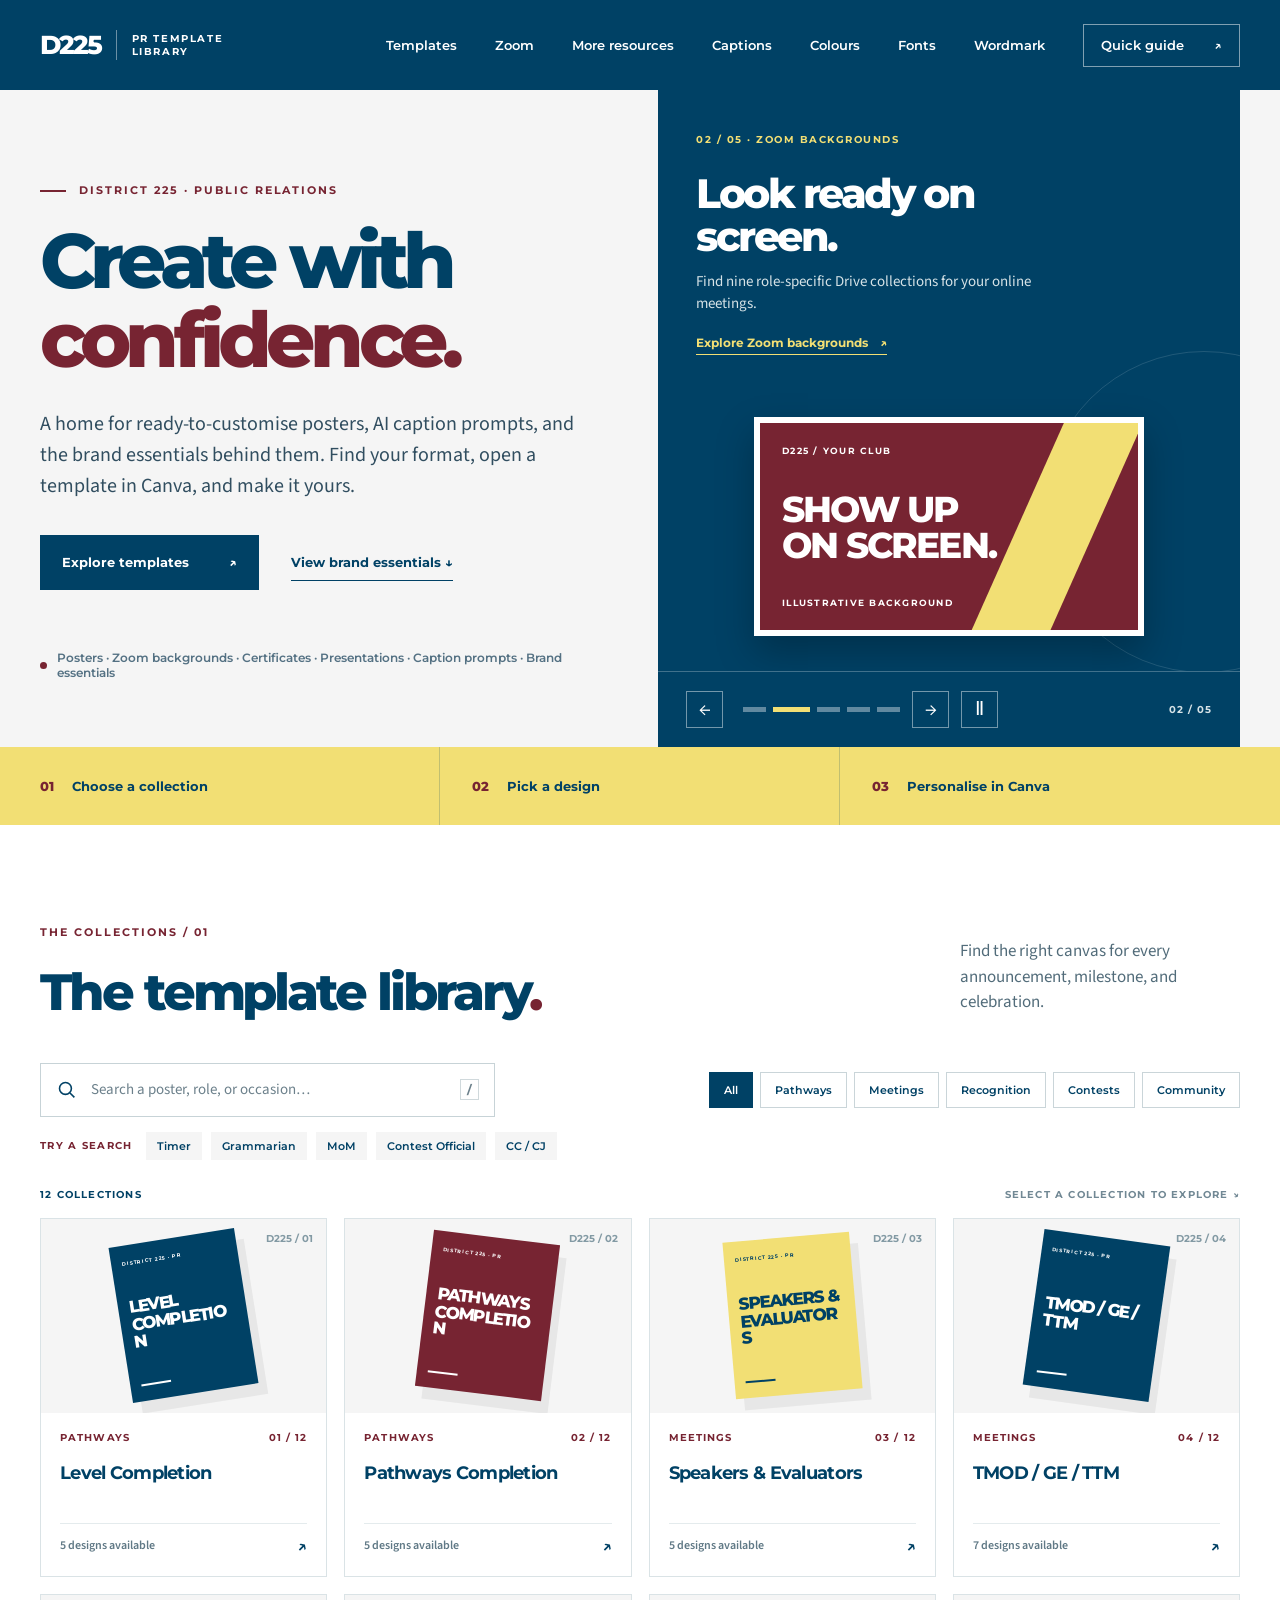
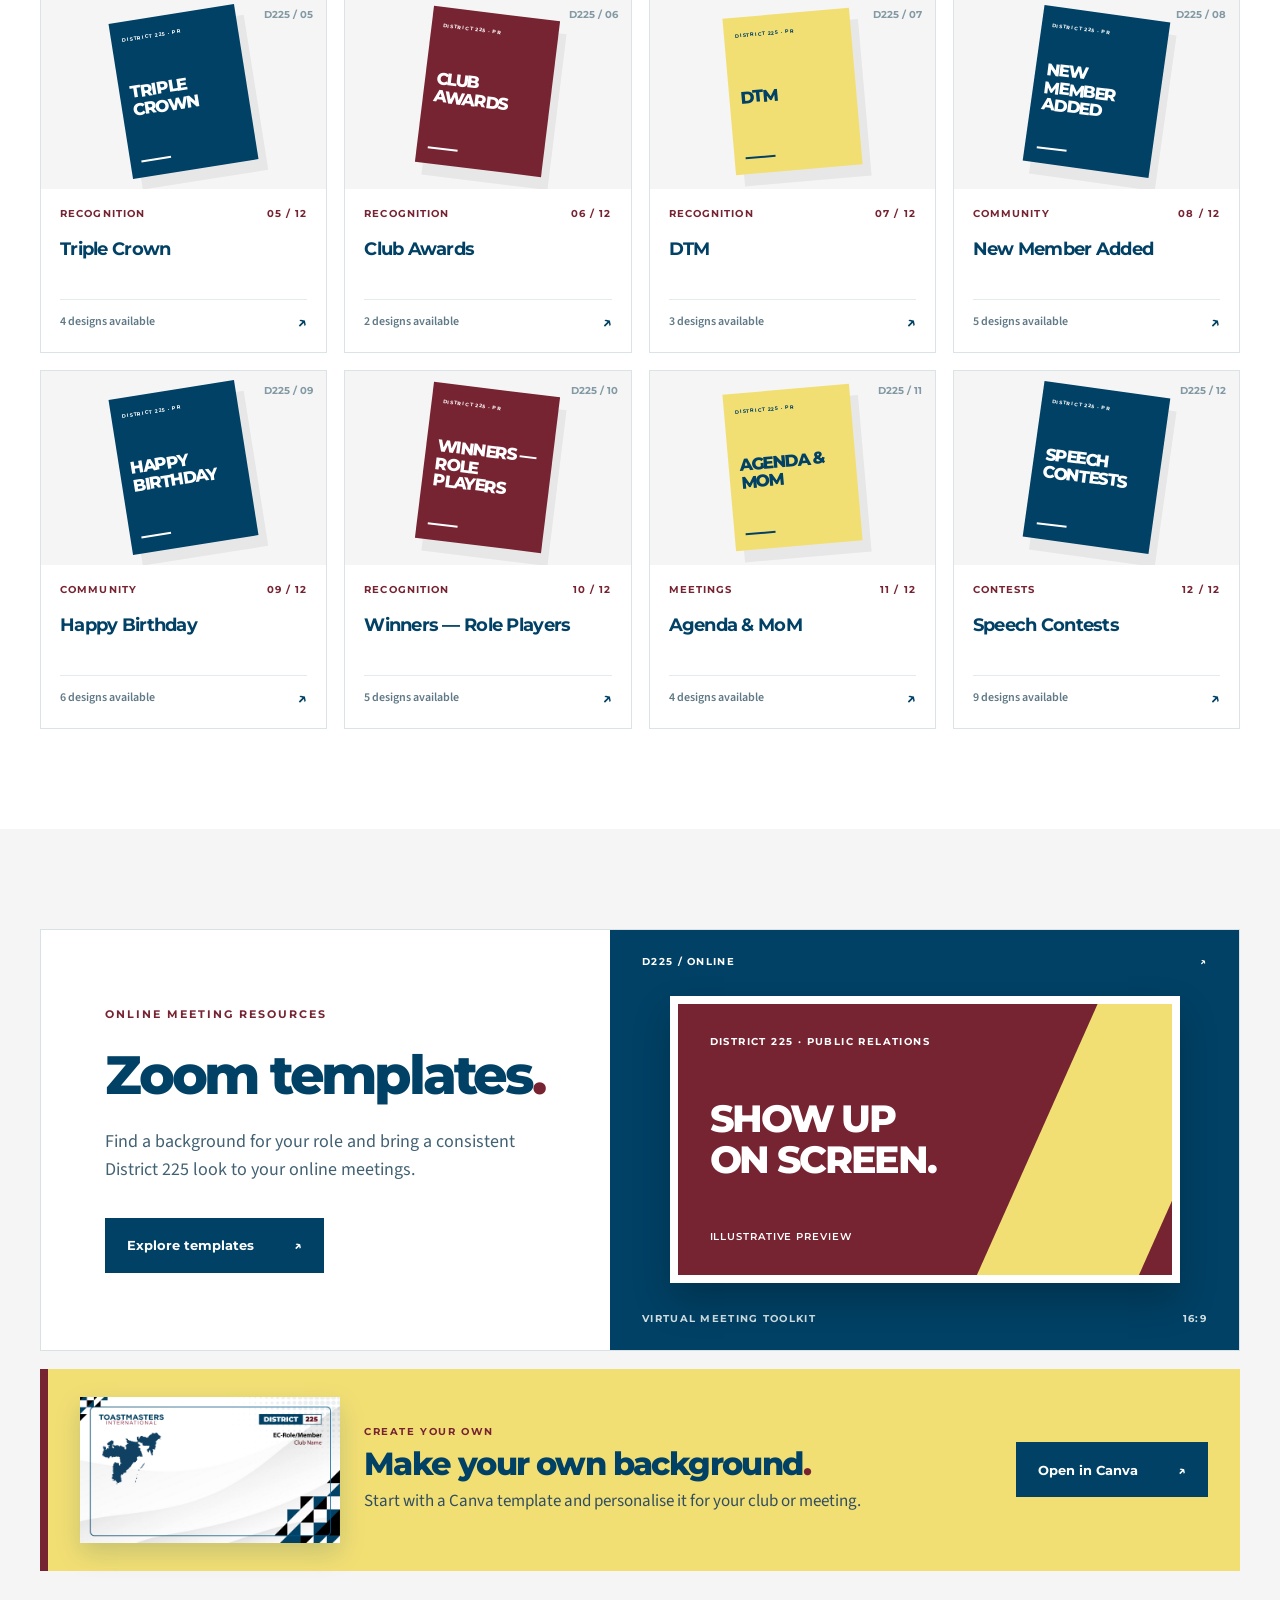
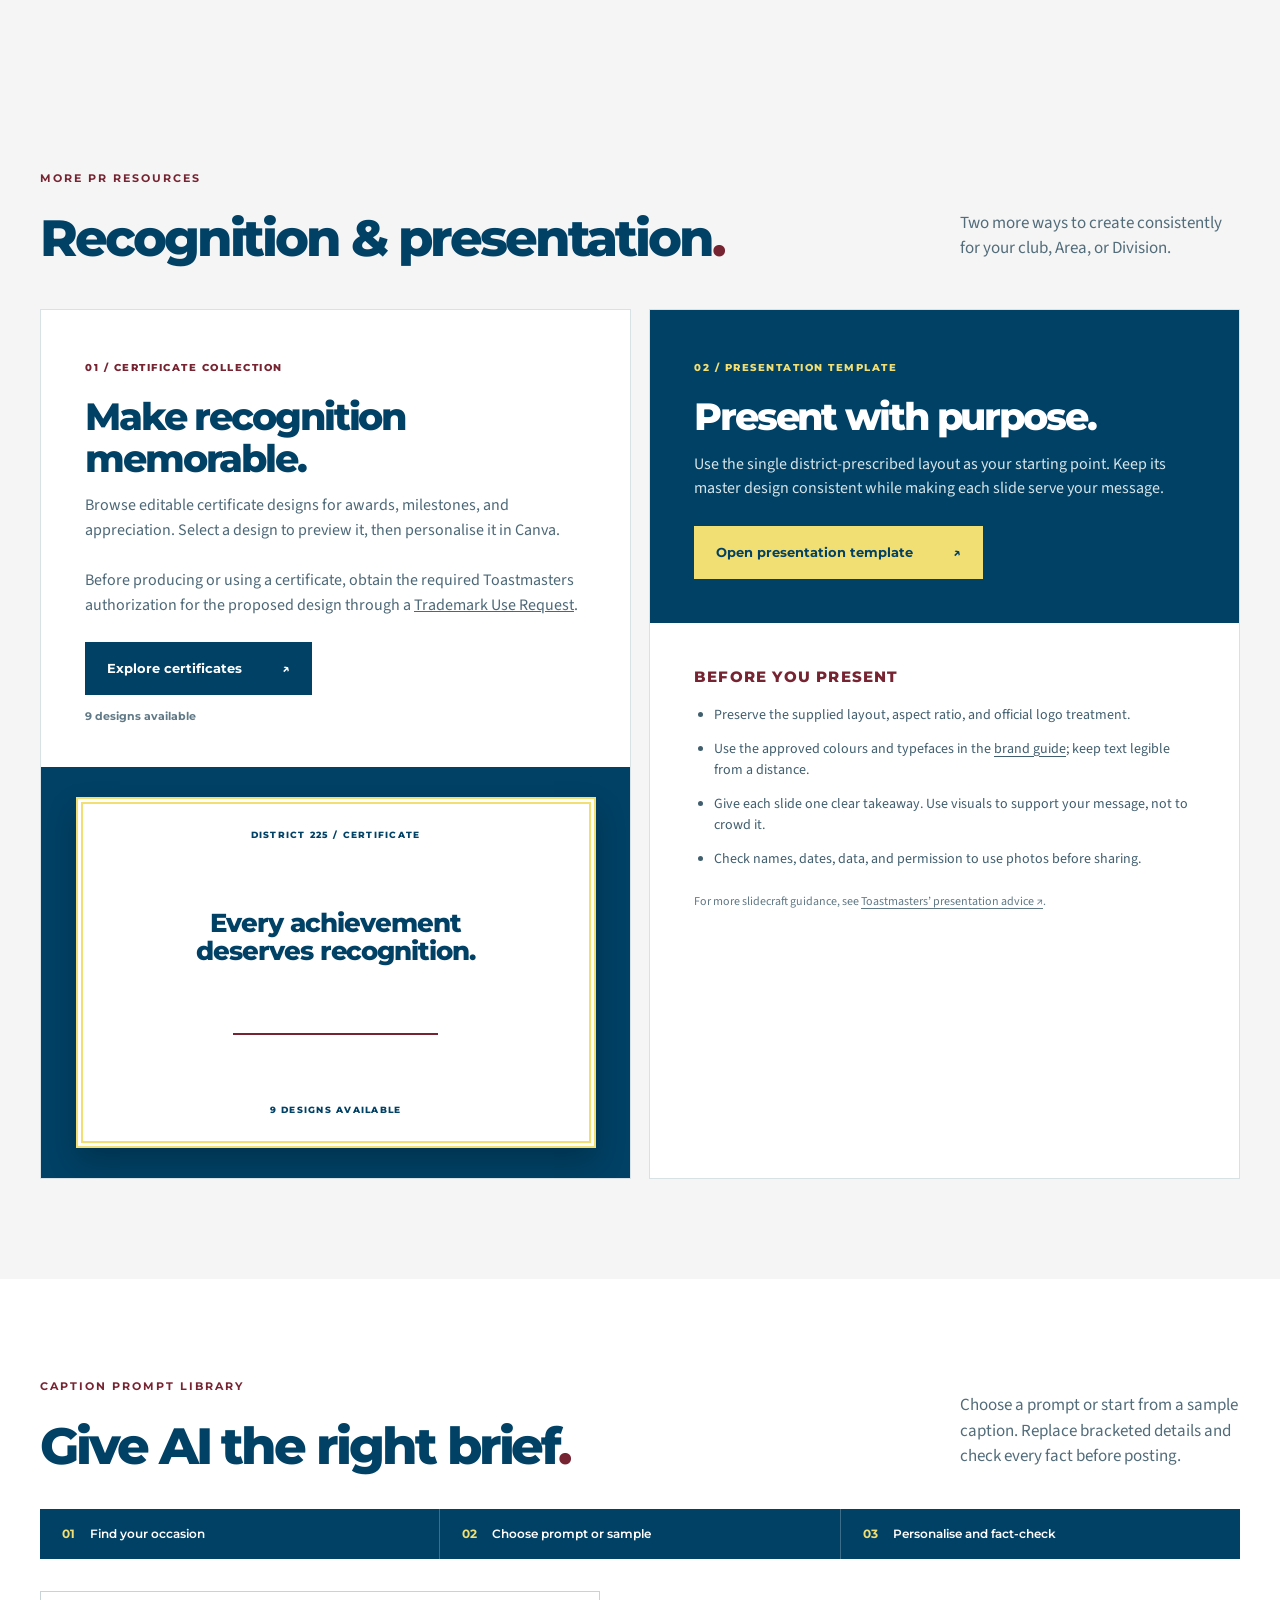
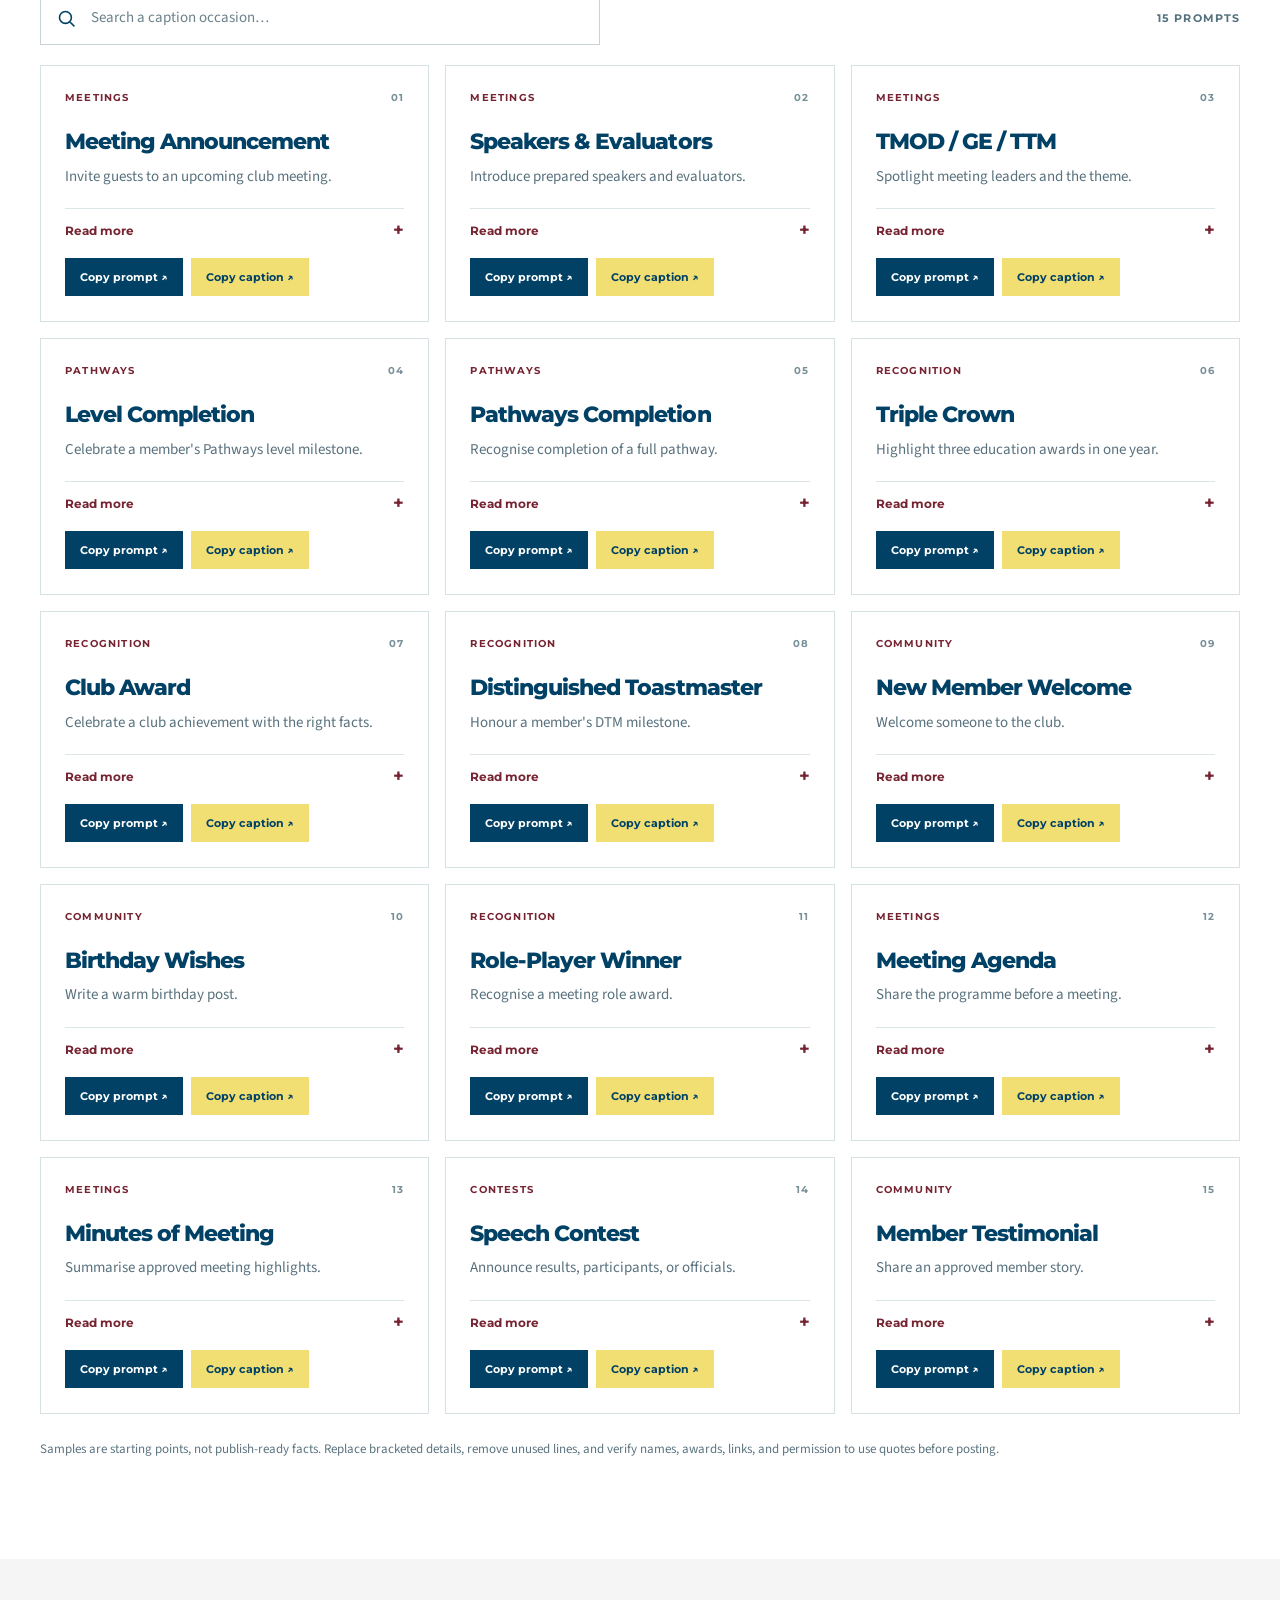
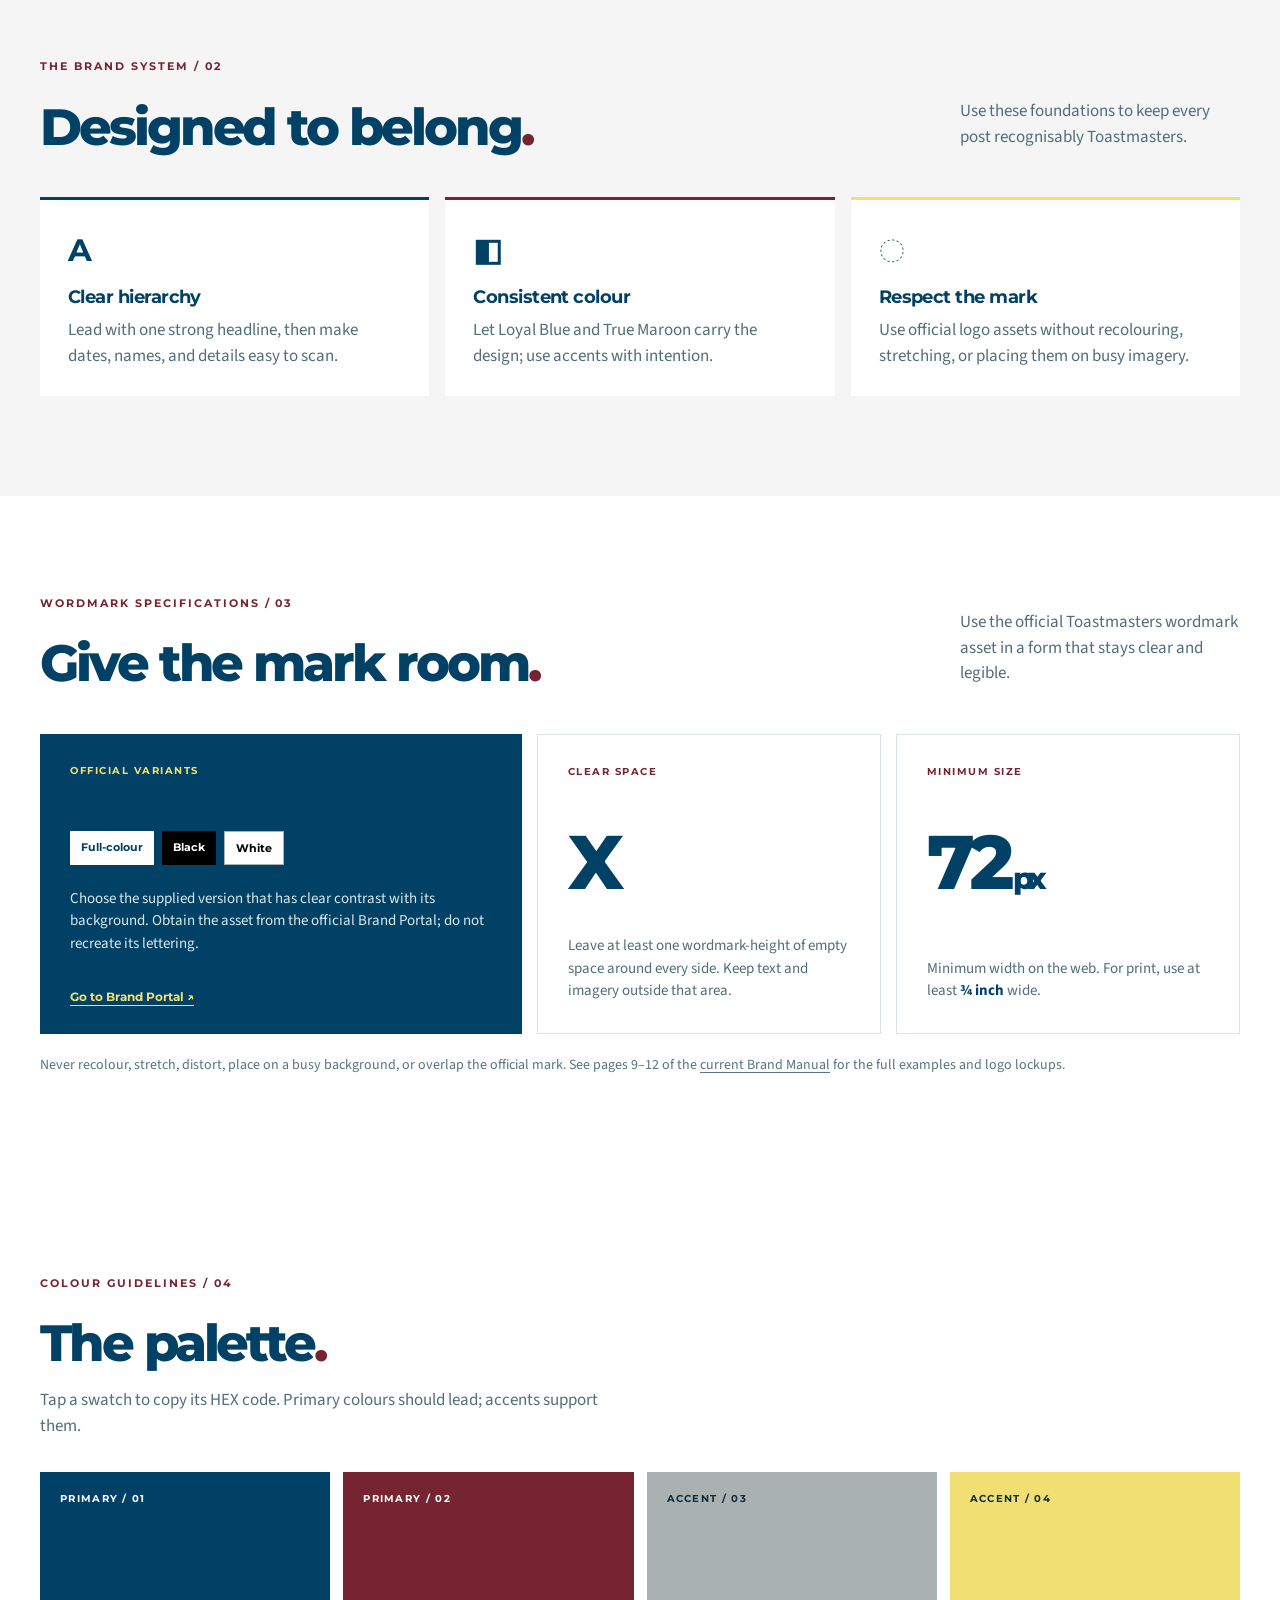
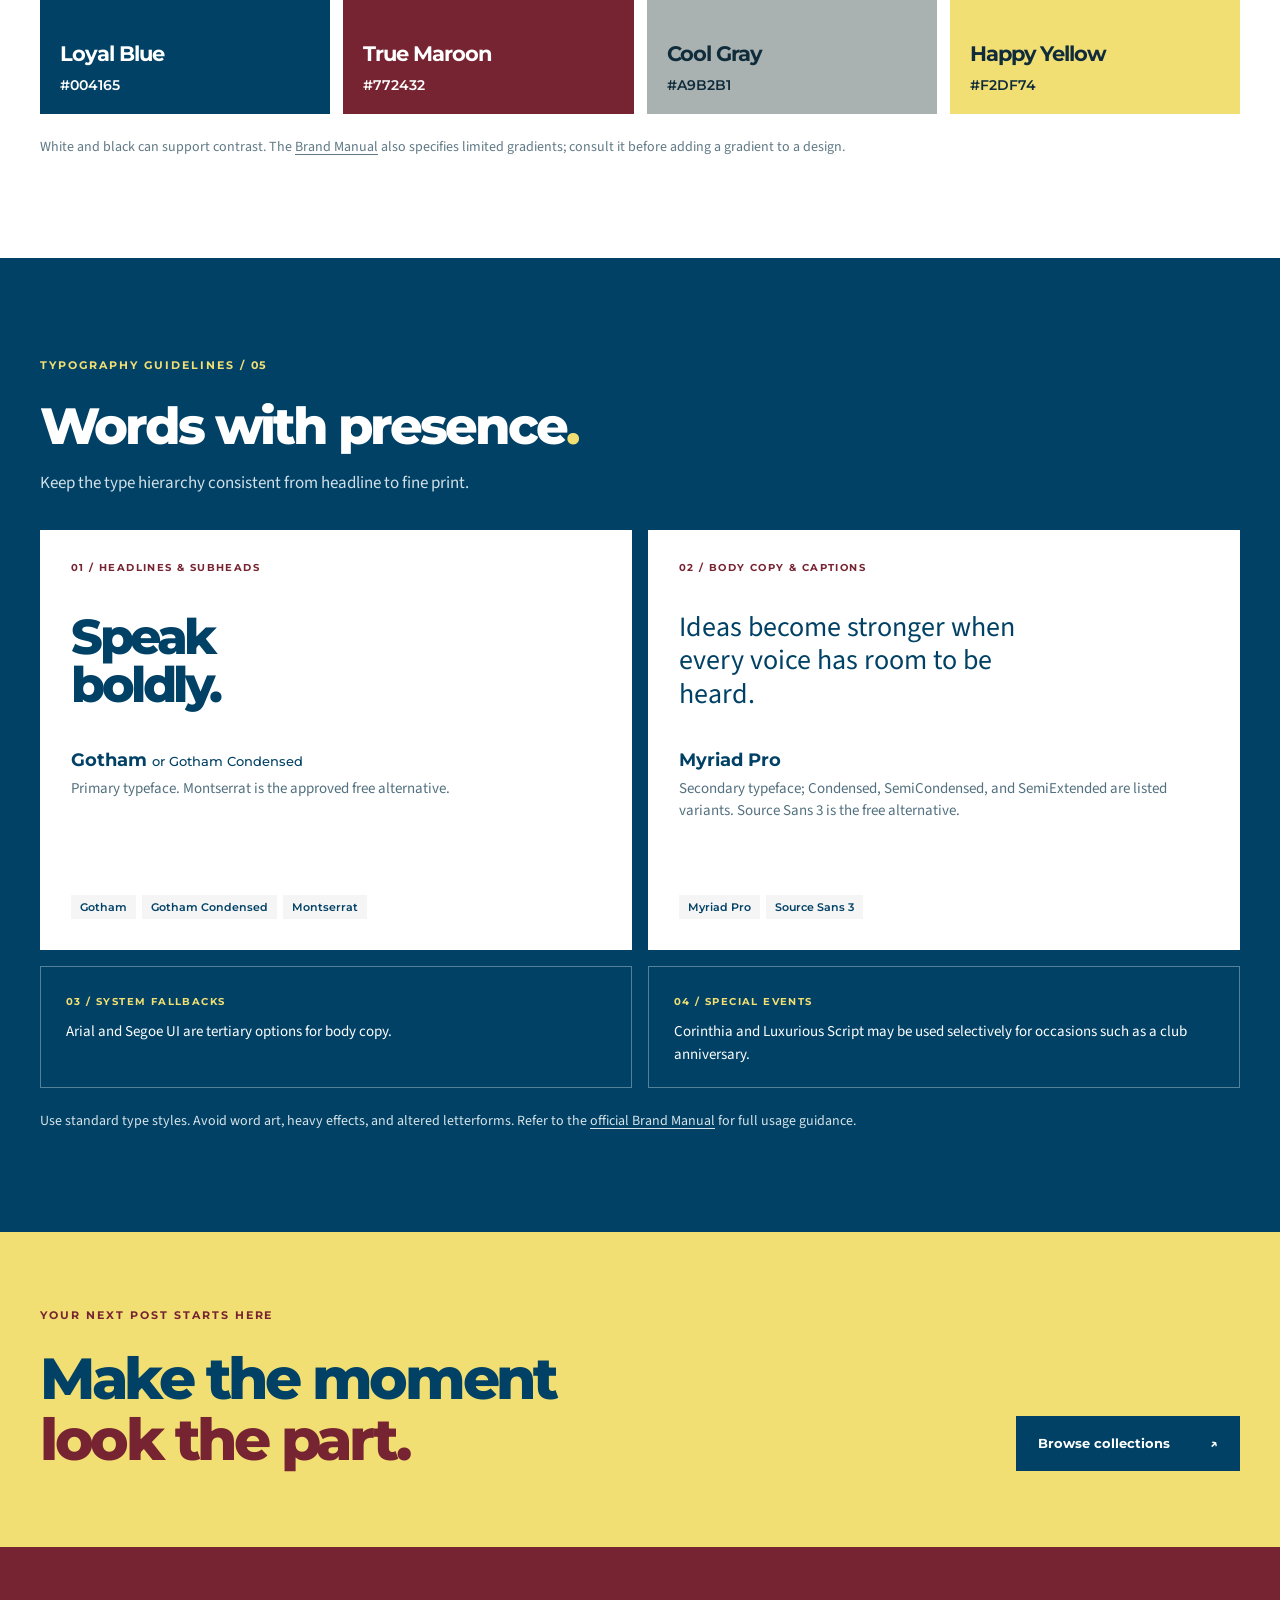
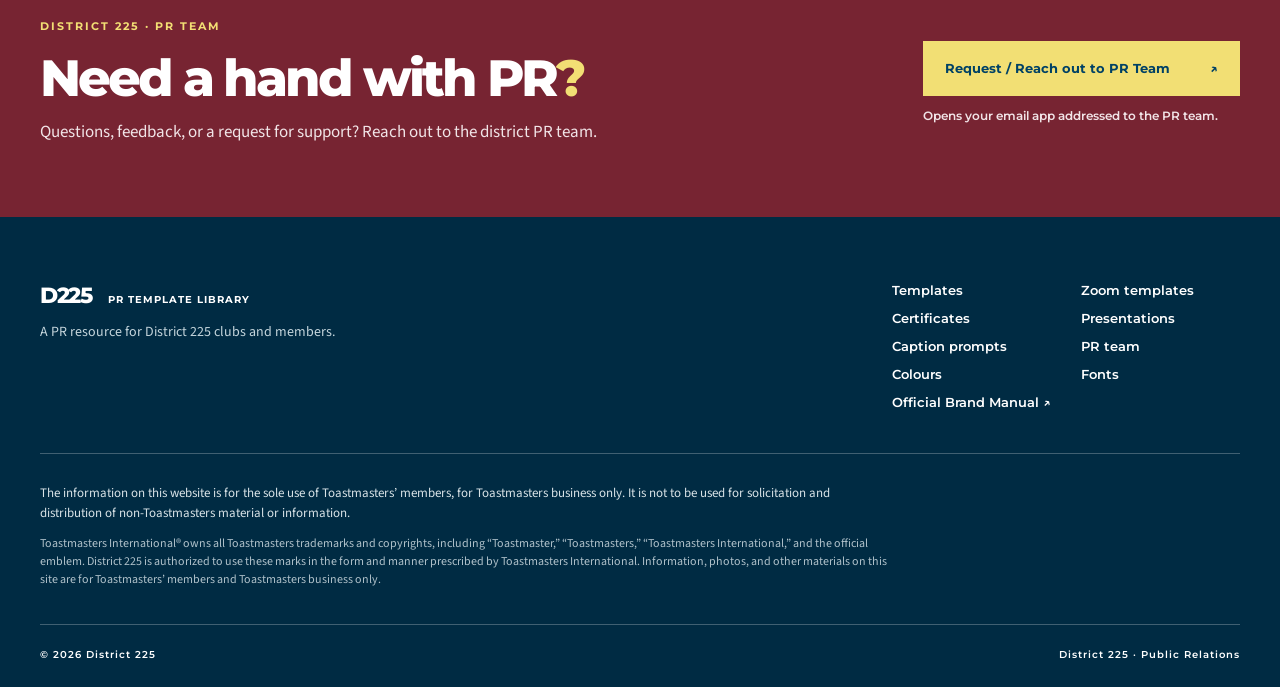
<file: index.html>
<!doctype html>
<html lang="en">
<head>
  <meta charset="utf-8">
  <meta name="viewport" content="width=device-width, initial-scale=1">
  <meta name="theme-color" content="#004165">
  <link rel="icon" type="image/png" sizes="96x96" href="favicon.png">
  <meta name="description" content="Explore District 225's editable Toastmasters Canva poster and certificate templates, Zoom backgrounds, caption prompts, presentation resources, and brand guidelines.">
  <meta name="robots" content="index, follow">
  <link rel="canonical" href="https://pr-library.vercel.app/">
  <meta property="og:type" content="website">
  <meta property="og:title" content="PR Template Library · District 225">
  <meta property="og:description" content="Editable Toastmasters templates, Zoom backgrounds, captions, and brand resources for District 225.">
  <meta property="og:url" content="https://pr-library.vercel.app/">
  <title>PR Template Library · District 225</title>
  <link rel="preconnect" href="https://fonts.googleapis.com">
  <link rel="preconnect" href="https://fonts.gstatic.com" crossorigin>
  <link href="https://fonts.googleapis.com/css2?family=Montserrat:wght@400;500;600;700;800&family=Source+Sans+3:wght@400;500;600;700&display=swap" rel="stylesheet">
  <link rel="stylesheet" href="styles.css">
  <script src="catalog.js" defer></script>
  <script src="script.js" defer></script>
</head>
<body>
  <a class="skip-link" href="#main">Skip to content</a>
  <header class="site-header">
    <div class="shell nav-inner">
      <a class="brand" href="#top" aria-label="District 225 PR Library, home"><span class="brand-index">D225</span><span class="brand-divider" aria-hidden="true"></span><span class="brand-text">PR TEMPLATE<br>LIBRARY</span></a>
      <nav aria-label="Primary navigation"><a href="#library">Templates</a><a href="#zoom-templates">Zoom</a><a href="#resources">More resources</a><a href="#caption-prompts">Captions</a><a href="#colors">Colours</a><a href="#fonts">Fonts</a><a href="#wordmark">Wordmark</a><a class="nav-guide" href="#guidelines">Quick guide <span aria-hidden="true">↗</span></a></nav>
    </div>
  </header>

  <main id="main">
    <section class="hero" id="top" aria-labelledby="hero-heading">
      <div class="shell hero-grid">
        <div class="hero-copy">
          <p class="eyebrow"><span class="eyebrow-line"></span> District 225 · Public Relations</p>
          <h1 id="hero-heading">Create with<br><em>confidence.</em></h1>
          <p class="hero-description">A home for ready-to-customise posters, AI caption prompts, and the brand essentials behind them. Find your format, open a template in Canva, and make it yours.</p>
          <div class="hero-actions"><a class="button button-primary" href="#library">Explore templates <span aria-hidden="true">↗</span></a><a class="text-link" href="#guidelines">View brand essentials <span aria-hidden="true">↓</span></a></div>
          <p class="hero-note"><span class="note-dot"></span> Posters · Zoom backgrounds · Certificates · Presentations · Caption prompts · Brand essentials</p>
        </div>
        <div class="hero-art">
          <div class="hero-carousel" role="region" aria-roledescription="carousel" aria-label="Explore the PR resource website">
            <div class="hero-slide-stage">
              <article class="hero-slide is-active" aria-roledescription="slide" aria-label="1 of 5: Poster collections" aria-hidden="false">
                <div class="hero-slide-copy"><span class="hero-slide-index">01 / 05 · POSTER COLLECTIONS</span><h2>Designs for every club moment.</h2><p>Browse 12 collections, preview each poster, and open its Canva template.</p><a href="#library">Explore posters <span aria-hidden="true">↗</span></a></div>
                <div class="hero-slide-visual hero-visual-posters" aria-hidden="true"><div class="hero-poster-frame"><img src="assets/speakers-evaluators-01.png" alt="" width="1080" height="1080"></div><span class="hero-visual-tag">CANVA-READY</span></div>
              </article>
              <article class="hero-slide" aria-roledescription="slide" aria-label="2 of 5: Zoom backgrounds" aria-hidden="true" inert>
                <div class="hero-slide-copy"><span class="hero-slide-index">02 / 05 · ZOOM BACKGROUNDS</span><h2>Look ready on screen.</h2><p>Find nine role-specific Drive collections for your online meetings.</p><a href="#zoom-templates">Explore Zoom backgrounds <span aria-hidden="true">↗</span></a></div>
                <div class="hero-slide-visual" aria-hidden="true"><div class="hero-zoom-frame"><span>D225 / YOUR CLUB</span><strong>SHOW UP<br>ON SCREEN.</strong><small>ILLUSTRATIVE BACKGROUND</small></div></div>
              </article>
              <article class="hero-slide" aria-roledescription="slide" aria-label="3 of 5: Caption prompts" aria-hidden="true" inert>
                <div class="hero-slide-copy"><span class="hero-slide-index">03 / 05 · CAPTION PROMPTS</span><h2>Words, ready to shape.</h2><p>Copy an AI brief for your occasion, then review the caption before posting.</p><a href="#caption-prompts">Browse caption prompts <span aria-hidden="true">↗</span></a></div>
                <div class="hero-slide-visual" aria-hidden="true"><div class="hero-prompt-preview"><span>AI CAPTION BRIEF / 01</span><p>Write a warm caption for [Club Name] and [Occasion]. Use only verified details…</p><small>COPY PROMPT ↗</small></div></div>
              </article>
              <article class="hero-slide" aria-roledescription="slide" aria-label="4 of 5: Brand essentials" aria-hidden="true" inert>
                <div class="hero-slide-copy"><span class="hero-slide-index">04 / 05 · BRAND ESSENTIALS</span><h2>Stay on brand.</h2><p>Find colour, typography, logo, and wordmark guidance in one place.</p><a href="#guidelines">View brand essentials <span aria-hidden="true">↗</span></a></div>
                <div class="hero-slide-visual" aria-hidden="true"><div class="hero-brand-preview"><span>THE BRAND SYSTEM</span><strong>Clear. Consistent.<br>Toastmasters.</strong><div class="hero-brand-swatches"><i></i><i></i><i></i><i></i></div></div></div>
              </article>
              <article class="hero-slide" aria-roledescription="slide" aria-label="5 of 5: Certificates and presentations" aria-hidden="true" inert>
                <div class="hero-slide-copy"><span class="hero-slide-index">05 / 05 · NEW RESOURCES</span><h2>Recognise. Present. Inspire.</h2><p>Explore editable certificate designs and the district-prescribed presentation template in Canva.</p><a href="#resources">Explore resources <span aria-hidden="true">↗</span></a></div>
                <div class="hero-slide-visual" aria-hidden="true"><div class="hero-resource-preview"><span>D225 / RESOURCES</span><strong>CERTIFICATES<br>&amp; SLIDES</strong><small>MORE WAYS TO CREATE ↗</small></div></div>
              </article>
            </div>
            <div class="hero-carousel-controls">
              <button type="button" id="hero-prev" aria-label="Previous resource slide">←</button>
              <div class="hero-carousel-dots" role="group" aria-label="Choose a resource slide">
                <button type="button" data-hero-slide="0" aria-label="Show poster collections" aria-pressed="true"></button>
                <button type="button" data-hero-slide="1" aria-label="Show Zoom backgrounds" aria-pressed="false"></button>
                <button type="button" data-hero-slide="2" aria-label="Show caption prompts" aria-pressed="false"></button>
                <button type="button" data-hero-slide="3" aria-label="Show brand essentials" aria-pressed="false"></button>
                <button type="button" data-hero-slide="4" aria-label="Show certificates and presentations" aria-pressed="false"></button>
              </div>
              <button type="button" id="hero-next" aria-label="Next resource slide">→</button>
              <button type="button" id="hero-autoplay" aria-label="Pause slideshow" aria-pressed="false">Ⅱ</button>
              <span id="hero-slide-count" aria-hidden="true">01 / 05</span>
            </div>
          </div>
        </div>
      </div>
    </section>

    <section class="intro-strip" aria-label="How to use"><div class="shell strip-grid"><div><span class="strip-number">01</span><p>Choose a collection</p></div><div><span class="strip-number">02</span><p>Pick a design</p></div><div><span class="strip-number">03</span><p>Personalise in Canva</p></div></div></section>

    <section class="section library-section" id="library" aria-labelledby="library-heading">
      <div class="shell">
        <div class="section-heading"><div><p class="eyebrow eyebrow-dark">THE COLLECTIONS / 01</p><h2 id="library-heading">The template library<span class="period">.</span></h2></div><p>Find the right canvas for every announcement, milestone, and celebration.</p></div>
        <div class="library-tools"><label class="search-wrap" for="template-search"><svg viewBox="0 0 24 24" width="21" height="21" aria-hidden="true"><circle cx="10.8" cy="10.8" r="6.8" fill="none" stroke="currentColor" stroke-width="1.8"/><path d="m16 16 5 5" fill="none" stroke="currentColor" stroke-width="1.8"/></svg><input id="template-search" type="search" placeholder="Search a poster, role, or occasion…" autocomplete="off"><kbd>/</kbd></label><div class="filter-row" role="group" aria-label="Filter collections"><button type="button" class="filter active" data-filter="All" aria-pressed="true">All</button><button type="button" class="filter" data-filter="Pathways" aria-pressed="false">Pathways</button><button type="button" class="filter" data-filter="Meetings" aria-pressed="false">Meetings</button><button type="button" class="filter" data-filter="Recognition" aria-pressed="false">Recognition</button><button type="button" class="filter" data-filter="Contests" aria-pressed="false">Contests</button><button type="button" class="filter" data-filter="Community" aria-pressed="false">Community</button></div></div>
        <div class="quick-searches"><span>TRY A SEARCH</span><button type="button" data-query="Timer">Timer</button><button type="button" data-query="Grammarian">Grammarian</button><button type="button" data-query="MoM">MoM</button><button type="button" data-query="Contest Official">Contest Official</button><button type="button" data-query="cc cj">CC / CJ</button></div>
        <aside class="search-tip" id="search-tip" role="status" hidden><span class="search-tip-icon" aria-hidden="true">✳</span><p id="search-tip-text"></p><button type="button" id="search-tip-action"></button><button type="button" id="search-tip-close" aria-label="Dismiss search suggestion">×</button></aside>
        <div class="results-line"><span id="results-count" aria-live="polite">12 collections</span><span>SELECT A COLLECTION TO EXPLORE <span aria-hidden="true">↘</span></span></div>
        <div class="collection-grid" id="collection-grid"></div>
        <div class="empty-search" id="empty-search" hidden><h3>No matching collections</h3><p>Try a different keyword or clear your filters.</p><button type="button" class="button button-primary" id="clear-search">Show all collections</button></div>
      </div>
    </section>


    <section class="section zoom-section" id="zoom-templates" aria-labelledby="zoom-heading">
      <div class="shell">
        <div class="zoom-panel">
          <div class="zoom-copy">
            <p class="eyebrow eyebrow-dark">ONLINE MEETING RESOURCES</p>
            <h2 id="zoom-heading">Zoom templates<span class="period">.</span></h2>
            <p>Find a background for your role and bring a consistent District 225 look to your online meetings.</p>
            <button type="button" class="button button-primary zoom-explore" id="zoom-explore">Explore templates <span aria-hidden="true">↗</span></button>
          </div>
          <div class="zoom-art" aria-hidden="true">
            <div class="zoom-art-top"><span>D225 / ONLINE</span><span>↗</span></div>
            <div class="zoom-screen">
              <span class="zoom-screen-kicker">DISTRICT 225 · PUBLIC RELATIONS</span>
              <strong>SHOW UP<br>ON SCREEN.</strong>
              <span class="zoom-screen-foot">Illustrative preview</span>
            </div>
            <div class="zoom-art-bottom"><span>VIRTUAL MEETING TOOLKIT</span><span>16:9</span></div>
          </div>
        </div>
        <div class="zoom-create">
          <div class="zoom-create-preview"><img src="assets/zoom-virtual-background.png" alt="Preview of the editable District 225 Zoom background" width="1280" height="720" loading="lazy"></div>
          <div class="zoom-create-copy">
            <span class="zoom-create-kicker">CREATE YOUR OWN</span>
            <h3>Make your own background<span class="period">.</span></h3>
            <p>Start with a Canva template and personalise it for your club or meeting.</p>
          </div>
          <div class="zoom-create-action">
            <a id="zoom-custom-link" class="button button-primary" target="_blank" rel="noopener noreferrer" hidden>Open in Canva <span aria-hidden="true">↗</span></a>
            <span id="zoom-custom-pending" class="zoom-pending">Canva link coming soon</span>
          </div>
        </div>
      </div>
    </section>

    <section class="section resource-section" id="resources" aria-labelledby="resources-heading">
      <div class="shell">
        <div class="section-heading"><div><p class="eyebrow eyebrow-dark">MORE PR RESOURCES</p><h2 id="resources-heading">Recognition &amp; presentation<span class="period">.</span></h2></div><p>Two more ways to create consistently for your club, Area, or Division.</p></div>
        <div class="resource-grid">
          <article class="resource-panel certificate-panel" id="certificates" aria-labelledby="certificates-heading">
            <div class="resource-panel-copy">
              <span class="resource-index">01 / CERTIFICATE COLLECTION</span>
              <h3 id="certificates-heading">Make recognition memorable.</h3>
              <p>Browse editable certificate designs for awards, milestones, and appreciation. Select a design to preview it, then personalise it in Canva.</p>
              <p class="certificate-approval-note">Before producing or using a certificate, obtain the required Toastmasters authorization for the proposed design through a <a href="https://www.toastmasters.org/TrademarkUseRequest" target="_blank" rel="noopener noreferrer">Trademark Use Request</a>.</p>
              <button type="button" class="button button-primary" id="certificates-explore">Explore certificates <span aria-hidden="true">↗</span></button>
              <small id="certificates-count" aria-live="polite">Designs coming soon</small>
            </div>
            <div class="certificate-art" aria-hidden="true"><div class="certificate-sheet"><span>DISTRICT 225 / CERTIFICATE</span><strong>Every achievement<br>deserves recognition.</strong><i></i><small>EDITABLE DESIGNS AVAILABLE</small></div></div>
          </article>
          <article class="resource-panel presentation-panel" id="presentation-template" aria-labelledby="presentation-heading">
            <div class="resource-panel-copy">
              <span class="resource-index">02 / PRESENTATION TEMPLATE</span>
              <h3 id="presentation-heading">Present with purpose.</h3>
              <p>Use the single district-prescribed layout as your starting point. Keep its master design consistent while making each slide serve your message.</p>
              <a id="presentation-link" class="button button-primary" target="_blank" rel="noopener noreferrer" hidden>Open presentation template <span aria-hidden="true">↗</span></a>
              <span id="presentation-pending" class="resource-pending">Template link coming soon</span>
            </div>
            <div class="presentation-rules">
              <h4>Before you present</h4>
              <ul>
                <li>Preserve the supplied layout, aspect ratio, and official logo treatment.</li>
                <li>Use the approved colours and typefaces in the <a href="#guidelines">brand guide</a>; keep text legible from a distance.</li>
                <li>Give each slide one clear takeaway. Use visuals to support your message, not to crowd it.</li>
                <li>Check names, dates, data, and permission to use photos before sharing.</li>
              </ul>
              <p>For more slidecraft guidance, see <a href="https://www.toastmasters.org/magazine/magazine-issues/2026/march/creating-a-strong-slide-presentation" target="_blank" rel="noopener noreferrer">Toastmasters’ presentation advice ↗</a>.</p>
            </div>
          </article>
        </div>
      </div>
    </section>

    <section class="section prompt-section" id="caption-prompts" aria-labelledby="prompt-heading">
      <div class="shell">
        <div class="section-heading">
          <div><p class="eyebrow eyebrow-dark">CAPTION PROMPT LIBRARY</p><h2 id="prompt-heading">Give AI the right brief<span class="period">.</span></h2></div>
          <p>Choose a prompt or start from a sample caption. Replace bracketed details and check every fact before posting.</p>
        </div>
        <div class="prompt-how" aria-label="How to use caption resources"><span><b>01</b> Find your occasion</span><span><b>02</b> Choose prompt or sample</span><span><b>03</b> Personalise and fact-check</span></div>
        <div class="prompt-toolbar">
          <label class="search-wrap prompt-search" for="prompt-search"><svg viewBox="0 0 24 24" width="21" height="21" aria-hidden="true"><circle cx="10.8" cy="10.8" r="6.8" fill="none" stroke="currentColor" stroke-width="1.8"/><path d="m16 16 5 5" fill="none" stroke="currentColor" stroke-width="1.8"/></svg><input id="prompt-search" type="search" placeholder="Search a caption occasion…" autocomplete="off"></label>
          <span id="prompt-count" aria-live="polite"></span>
        </div>
        <div id="prompt-grid" class="prompt-grid"></div>
        <p id="prompt-empty" class="prompt-empty" hidden>No prompts found. Try another keyword.</p>
        <p class="prompt-footnote">Samples are starting points, not publish-ready facts. Replace bracketed details, remove unused lines, and verify names, awards, links, and permission to use quotes before posting.</p>
      </div>
    </section>

    <section class="section brand-section" id="guidelines" aria-labelledby="guidelines-heading">
      <div class="shell"><div class="section-heading brand-heading"><div><p class="eyebrow eyebrow-dark">THE BRAND SYSTEM / 02</p><h2 id="guidelines-heading">Designed to belong<span class="period">.</span></h2></div><p>Use these foundations to keep every post recognisably Toastmasters.</p></div>
      <div class="principle-grid"><article><span class="principle-icon">A</span><h3>Clear hierarchy</h3><p>Lead with one strong headline, then make dates, names, and details easy to scan.</p></article><article><span class="principle-icon">◧</span><h3>Consistent colour</h3><p>Let Loyal Blue and True Maroon carry the design; use accents with intention.</p></article><article><span class="principle-icon">◌</span><h3>Respect the mark</h3><p>Use official logo assets without recolouring, stretching, or placing them on busy imagery.</p></article></div></div>
    </section>

    <section class="section wordmark-section" id="wordmark" aria-labelledby="wordmark-heading"><div class="shell"><div class="section-heading"><div><p class="eyebrow eyebrow-dark">WORDMARK SPECIFICATIONS / 03</p><h2 id="wordmark-heading">Give the mark room<span class="period">.</span></h2></div><p>Use the official Toastmasters wordmark asset in a form that stays clear and legible.</p></div><div class="wordmark-specs"><article class="wordmark-feature"><span class="spec-label">OFFICIAL VARIANTS</span><div class="variant-row"><span>Full-colour</span><span>Black</span><span>White</span></div><p>Choose the supplied version that has clear contrast with its background. Obtain the asset from the official Brand Portal; do not recreate its lettering.</p><a href="https://www.toastmasters.org/BrandPortal" target="_blank" rel="noopener noreferrer">Go to Brand Portal <span aria-hidden="true">↗</span></a></article><article class="wordmark-metric"><span class="spec-label">CLEAR SPACE</span><strong>X</strong><p>Leave at least one wordmark-height of empty space around every side. Keep text and imagery outside that area.</p></article><article class="wordmark-metric"><span class="spec-label">MINIMUM SIZE</span><strong>72<span>px</span></strong><p>Minimum width on the web. For print, use at least <b>¾ inch</b> wide.</p></article></div><p class="wordmark-note">Never recolour, stretch, distort, place on a busy background, or overlap the official mark. See pages 9–12 of the <a href="https://www.toastmasters.org/BrandManual.aspx" target="_blank" rel="noopener noreferrer">current Brand Manual</a> for the full examples and logo lockups.</p></div></section>

    <section class="section colors-section" id="colors" aria-labelledby="colors-heading"><div class="shell"><div class="compact-heading"><p class="eyebrow eyebrow-dark">COLOUR GUIDELINES / 04</p><h2 id="colors-heading">The palette<span class="period">.</span></h2><p>Tap a swatch to copy its HEX code. Primary colours should lead; accents support them.</p></div><div class="palette-grid"><button class="swatch swatch-blue" data-hex="#004165" aria-label="Copy Loyal Blue HEX #004165"><span class="swatch-top">PRIMARY / 01</span><span class="swatch-bottom"><strong>Loyal Blue</strong><code>#004165</code></span></button><button class="swatch swatch-maroon" data-hex="#772432" aria-label="Copy True Maroon HEX #772432"><span class="swatch-top">PRIMARY / 02</span><span class="swatch-bottom"><strong>True Maroon</strong><code>#772432</code></span></button><button class="swatch swatch-gray" data-hex="#A9B2B1" aria-label="Copy Cool Gray HEX #A9B2B1"><span class="swatch-top">ACCENT / 03</span><span class="swatch-bottom"><strong>Cool Gray</strong><code>#A9B2B1</code></span></button><button class="swatch swatch-yellow" data-hex="#F2DF74" aria-label="Copy Happy Yellow HEX #F2DF74"><span class="swatch-top">ACCENT / 04</span><span class="swatch-bottom"><strong>Happy Yellow</strong><code>#F2DF74</code></span></button></div><p class="palette-footnote">White and black can support contrast. The <a href="https://www.toastmasters.org/BrandManual.aspx" target="_blank" rel="noopener noreferrer">Brand Manual</a> also specifies limited gradients; consult it before adding a gradient to a design.</p></div></section>

    <section class="section fonts-section" id="fonts" aria-labelledby="fonts-heading"><div class="shell"><div class="compact-heading"><p class="eyebrow">TYPOGRAPHY GUIDELINES / 05</p><h2 id="fonts-heading">Words with presence<span class="period">.</span></h2><p>Keep the type hierarchy consistent from headline to fine print.</p></div><div class="type-grid"><article class="type-card"><span class="type-index">01 / HEADLINES & SUBHEADS</span><div class="type-sample type-head">Speak<br>boldly.</div><h3>Gotham <span>or Gotham Condensed</span></h3><p>Primary typeface. Montserrat is the approved free alternative.</p><div class="type-pills"><span>Gotham</span><span>Gotham Condensed</span><span>Montserrat</span></div></article><article class="type-card"><span class="type-index">02 / BODY COPY & CAPTIONS</span><div class="type-sample type-body">Ideas become stronger when every voice has room to be heard.</div><h3>Myriad Pro</h3><p>Secondary typeface; Condensed, SemiCondensed, and SemiExtended are listed variants. Source Sans 3 is the free alternative.</p><div class="type-pills"><span>Myriad Pro</span><span>Source Sans 3</span></div></article></div><div class="type-extras"><div><span class="small-number">03 / SYSTEM FALLBACKS</span><p>Arial and Segoe UI are tertiary options for body copy.</p></div><div><span class="small-number">04 / SPECIAL EVENTS</span><p>Corinthia and Luxurious Script may be used selectively for occasions such as a club anniversary.</p></div></div><p class="font-footnote">Use standard type styles. Avoid word art, heavy effects, and altered letterforms. Refer to the <a href="https://www.toastmasters.org/BrandManual.aspx" target="_blank" rel="noopener noreferrer">official Brand Manual</a> for full usage guidance.</p></div></section>

    <section class="section closing-section"><div class="shell closing-inner"><div><p class="eyebrow">YOUR NEXT POST STARTS HERE</p><h2>Make the moment<br><em>look the part.</em></h2></div><a class="button button-light" href="#library">Browse collections <span aria-hidden="true">↗</span></a></div></section>
    <section class="section pr-contact-section" id="pr-contact" aria-labelledby="pr-contact-heading">
      <div class="shell pr-contact-inner">
        <div><p class="eyebrow">DISTRICT 225 · PR TEAM</p><h2 id="pr-contact-heading">Need a hand with PR<span>?</span></h2><p>Questions, feedback, or a request for support? Reach out to the district PR team.</p></div>
        <div class="pr-contact-action"><button type="button" class="button pr-contact-button" id="pr-contact-button" disabled>Request / Reach out to PR Team <span aria-hidden="true">↗</span></button><p id="pr-contact-note">Contact email coming soon.</p></div>
      </div>
    </section>
  </main>

  <footer class="site-footer"><div class="shell"><div class="footer-main"><div><strong>D225 <span>PR TEMPLATE LIBRARY</span></strong><p>A PR resource for District 225 clubs and members.</p></div><div class="footer-links"><a href="#library">Templates</a><a href="#zoom-templates">Zoom templates</a><a href="#certificates">Certificates</a><a href="#presentation-template">Presentations</a><a href="#caption-prompts">Caption prompts</a><a href="#pr-contact">PR team</a><a href="#colors">Colours</a><a href="#fonts">Fonts</a><a href="https://www.toastmasters.org/BrandManual.aspx" target="_blank" rel="noopener noreferrer">Official Brand Manual ↗</a></div></div><p class="footer-disclaimer">The information on this website is for the sole use of Toastmasters’ members, for Toastmasters business only. It is not to be used for solicitation and distribution of non-Toastmasters material or information.</p><p class="footer-legal">Toastmasters International® owns all Toastmasters trademarks and copyrights, including “Toastmaster,” “Toastmasters,” “Toastmasters International,” and the official emblem. District 225 is authorized to use these marks in the form and manner prescribed by Toastmasters International. Information, photos, and other materials on this site are for Toastmasters’ members and Toastmasters business only.</p><div class="footer-bottom"><span>© 2026 District 225</span><span>District 225 · Public Relations</span></div></div></footer>

  <dialog id="zoom-dialog" class="collection-dialog zoom-dialog" aria-labelledby="zoom-dialog-title"><div class="dialog-inner"><button type="button" class="dialog-close" id="zoom-dialog-close" aria-label="Close Zoom templates collection">×</button><span class="dialog-kicker">DISTRICT 225 / ZOOM TEMPLATES</span><h2 id="zoom-dialog-title">Choose your role<span class="period">.</span></h2><p class="zoom-dialog-intro">Select a role to open its background collection in Google Drive.</p><div id="zoom-role-grid" class="zoom-role-grid"></div></div></dialog>
  <dialog id="collection-dialog" class="collection-dialog" aria-labelledby="dialog-title"><div class="dialog-inner"><button type="button" class="dialog-close" id="dialog-close" aria-label="Close collection or design">×</button><div id="collection-view"><span class="dialog-kicker" id="dialog-kicker"></span><h2 id="dialog-title"></h2><p id="dialog-description"></p><div id="template-list" class="template-list"></div><aside class="search-tip collection-tip" id="collection-tip" hidden><span class="search-tip-icon" aria-hidden="true">✳</span><p id="collection-tip-text"></p><button type="button" id="collection-tip-action"></button></aside><p id="collection-update" class="collection-update" hidden></p><div id="coming-soon" class="coming-soon"><span class="soon-mark" aria-hidden="true">↗</span><h3>Designs are on their way.</h3><p id="coming-soon-description">Poster previews will appear here as the PR team releases them.</p></div></div><div id="design-view" hidden><button type="button" class="design-back" id="design-back">← Back to collection</button><div class="design-detail"><div id="design-preview" class="design-detail-art"></div><div class="design-detail-copy"><span class="dialog-kicker" id="design-kicker"></span><h2 id="design-title"></h2><p id="design-meta"></p><p id="design-instruction">Preview the full poster, then open its Canva template to personalise it for your club.</p><div class="design-actions"><a id="design-canva-link" class="button button-primary" target="_blank" rel="noopener noreferrer">Edit in Canva <span aria-hidden="true">↗</span></a><button type="button" id="design-caption-button" class="button button-caption">Make a caption <span aria-hidden="true">↗</span></button></div><aside id="design-credit" class="design-credit" aria-label="Design credit" hidden><span>DESIGN CREDIT &amp; THANKS</span><p id="design-credit-text"></p></aside><p id="design-link-pending" class="design-link-pending" hidden>The Canva template link is coming soon.</p></div></div></div></div></dialog>
  <div class="toast" id="copy-toast" role="status" aria-live="polite"></div>
</body>
</html>
</file>
<file: styles.css>
:root{--blue:#004165;--maroon:#772432;--gray:#A9B2B1;--yellow:#F2DF74;--white:#fff;--black:#101820;--pale:#F5F5F5;--body:'Source Sans 3','Segoe UI',Arial,sans-serif;--heading:Montserrat,Arial,sans-serif}*{box-sizing:border-box}html{scroll-behavior:smooth}body{margin:0;color:var(--blue);background:var(--white);font-family:var(--body);font-size:17px;line-height:1.5}button,input{font:inherit}button{cursor:pointer}a{color:inherit}a:focus-visible,button:focus-visible,input:focus-visible{outline:3px solid var(--yellow);outline-offset:3px}h1,h2,h3,p{margin-top:0}.shell{width:min(1280px,calc(100% - 80px));margin:0 auto}.skip-link{position:absolute;top:-60px;left:12px;z-index:30;background:var(--yellow);padding:8px 15px}.skip-link:focus{top:10px}.site-header{background:var(--blue);color:var(--white);position:relative;z-index:4}.nav-inner{height:90px;display:flex;align-items:center;justify-content:space-between;gap:30px}.brand{display:flex;align-items:center;gap:15px;text-decoration:none;line-height:1}.brand-index{font:800 26px/1 var(--heading);letter-spacing:-.08em}.brand-divider{height:30px;width:1px;background:rgba(255,255,255,.42)}.brand-text{font:700 10px/1.35 var(--heading);letter-spacing:.16em}.site-header nav{display:flex;align-items:center;gap:38px}.site-header nav a{text-decoration:none;font:600 13px/1 var(--heading)}.site-header nav a:hover{text-decoration:underline;text-underline-offset:5px}.site-header nav .nav-guide{border:1px solid rgba(255,255,255,.5);padding:14px 17px;display:flex;gap:30px;align-items:center}.hero{background:var(--pale);overflow:hidden}.hero-grid{display:grid;grid-template-columns:1.03fr .97fr;min-height:640px}.hero-copy{padding:93px 42px 67px 0;align-self:center}.eyebrow{font:700 11px/1.4 var(--heading);letter-spacing:.18em;text-transform:uppercase;color:var(--yellow);display:flex;align-items:center;gap:13px;margin-bottom:24px}.eyebrow-dark{color:var(--maroon)}.eyebrow-line{width:26px;height:2px;background:var(--maroon)}.hero h1{font:800 clamp(52px,6vw,91px)/1.02 var(--heading);letter-spacing:-.075em;max-width:650px;margin:0 0 30px}.hero h1 em,.closing-section h2 em{font-style:normal;color:var(--maroon)}.hero-description{font-size:20px;line-height:1.55;max-width:535px;color:#314e60;margin-bottom:33px}.hero-actions{display:flex;align-items:center;gap:32px;flex-wrap:wrap}.button{border:0;text-decoration:none;display:inline-flex;align-items:center;justify-content:space-between;gap:40px;font:700 13px/1.25 var(--heading);padding:18px 22px;min-height:55px}.button-primary{background:var(--blue);color:var(--white)}.button:hover{transform:translateY(-2px)}.text-link{text-decoration:none;font:700 13px var(--heading);border-bottom:1px solid var(--blue);padding:10px 0}.hero-note{font:600 12px var(--heading);color:#547183;margin:60px 0 0;display:flex;align-items:center;gap:10px}.note-dot{background:var(--maroon);height:7px;width:7px;border-radius:50%}.hero-art{background:var(--blue);min-height:640px;color:var(--white);display:flex;flex-direction:column;justify-content:space-between;padding:35px 38px 28px;position:relative}.art-caption,.art-foot{display:flex;justify-content:space-between;gap:20px;font:600 10px var(--heading);letter-spacing:.12em;text-transform:uppercase}.art-caption span,.art-foot{color:#d9e3e5}.art-board{height:420px;position:relative;max-width:495px;margin:auto;width:100%}.art-sheet{position:absolute;width:255px;height:340px;padding:27px;display:flex;flex-direction:column;box-shadow:0 20px 45px rgba(0,0,0,.22)}.sheet-back{left:25px;top:10px;background:var(--maroon);transform:rotate(-10deg)}.sheet-front{right:25px;bottom:9px;background:var(--yellow);color:var(--blue);transform:rotate(8deg);overflow:hidden}.sheet-mini{font:700 9px var(--heading);letter-spacing:.16em}.art-sheet strong{font:800 38px/1.03 var(--heading);letter-spacing:-.08em;margin:auto 0}.art-sheet small{font:600 10px var(--heading);letter-spacing:.04em}.sheet-rule{height:3px;width:65px;background:var(--yellow);margin-bottom:15px}.sheet-circle{position:absolute;width:175px;height:175px;border:17px solid var(--blue);border-radius:50%;right:-40px;top:40px;opacity:.15}.sheet-front strong{position:relative;z-index:1;font-size:40px}.art-stamp{position:absolute;z-index:2;background:var(--white);color:var(--blue);width:70px;height:70px;border-radius:50%;display:flex;align-items:center;justify-content:center;font:800 18px var(--heading);left:20px;bottom:7px;transform:rotate(-8deg)}.art-stamp span{font-size:9px;margin-left:2px}.intro-strip{background:var(--yellow)}.strip-grid{display:grid;grid-template-columns:repeat(3,1fr)}.strip-grid>div{display:flex;align-items:center;gap:18px;min-height:78px;border-right:1px solid rgba(0,65,101,.2);padding:0 32px}.strip-grid>div:first-child{padding-left:0}.strip-grid>div:last-child{border:0}.strip-number{font:800 13px var(--heading);color:var(--maroon)}.strip-grid p{font:700 13px var(--heading);margin:0}.section{scroll-margin-top:20px;padding:100px 0}.section-heading{display:flex;justify-content:space-between;align-items:end;gap:50px;margin-bottom:42px}.section-heading h2,.compact-heading h2{font:800 clamp(36px,4vw,58px)/1.1 var(--heading);letter-spacing:-.06em;margin:0}.period{color:var(--maroon)}.section-heading>p{max-width:280px;color:#526c7a;margin:0 0 5px}.library-section{background:#fff}.library-tools{display:flex;justify-content:space-between;gap:20px;align-items:center;flex-wrap:wrap}.search-wrap{height:54px;display:flex;align-items:center;gap:12px;border:1px solid #c7d3d7;padding:0 15px;color:var(--blue);flex:1;min-width:280px;max-width:455px}.search-wrap:focus-within{border-color:var(--blue);box-shadow:0 0 0 2px rgba(0,65,101,.1)}.search-wrap input{min-width:0;flex:1;border:0;outline:0;background:transparent;color:var(--blue);font-size:15px}.search-wrap input::placeholder{color:#6c808b}.search-wrap kbd{font:700 12px var(--heading);border:1px solid #d0d9dc;color:#6c808b;padding:2px 6px}.filter-row{display:flex;gap:7px;flex-wrap:wrap}.filter{border:1px solid #cad5d9;background:white;color:var(--blue);padding:10px 14px;font:600 11px var(--heading)}.filter.active,.filter:hover{background:var(--blue);color:#fff;border-color:var(--blue)}.results-line{display:flex;justify-content:space-between;gap:16px;align-items:center;margin:28px 0 17px;font:700 10px var(--heading);letter-spacing:.12em;text-transform:uppercase}.results-line span:last-child{color:#718894}.collection-grid{display:grid;grid-template-columns:repeat(4,minmax(0,1fr));gap:17px}.collection-card{text-align:left;border:1px solid #dae3e6;background:#fff;padding:0;min-width:0;color:var(--blue);transition:transform .2s,box-shadow .2s}.collection-card:hover{transform:translateY(-4px);box-shadow:0 14px 30px rgba(0,65,101,.1)}.card-art{height:194px;display:flex;justify-content:center;align-items:center;overflow:hidden;position:relative;background:var(--pale)}.card-art:before{content:'';width:127px;height:157px;background:var(--blue);transform:rotate(-9deg);position:absolute;box-shadow:8px 12px 0 rgba(0,0,0,.06)}.collection-card:nth-child(4n+2) .card-art:before{background:var(--maroon);transform:rotate(7deg)}.collection-card:nth-child(4n+3) .card-art:before{background:var(--yellow);transform:rotate(-5deg)}.collection-card:nth-child(4n+4) .card-art:before{background:var(--blue);transform:rotate(8deg)}.card-poster{width:127px;height:157px;position:relative;z-index:1;transform:rotate(-9deg);padding:15px 11px;display:flex;flex-direction:column;justify-content:space-between;color:#fff}.collection-card:nth-child(4n+2) .card-poster,.collection-card:nth-child(4n+4) .card-poster{transform:rotate(7deg)}.collection-card:nth-child(4n+3) .card-poster{transform:rotate(-5deg);color:var(--blue)}.card-poster small{font:700 5px var(--heading);letter-spacing:.15em}.card-poster strong{font:800 17px/1.05 var(--heading);letter-spacing:-.08em;text-transform:uppercase;overflow-wrap:anywhere}.card-poster i{width:30px;height:2px;background:currentColor}.card-art .art-corner{position:absolute;top:13px;right:13px;font:700 10px var(--heading);color:#839aa4}.card-content{padding:18px 19px 20px}.card-topline{display:flex;justify-content:space-between;align-items:center;color:var(--maroon);font:700 10px var(--heading);letter-spacing:.11em;text-transform:uppercase}.card-content h3{font:700 18px/1.22 var(--heading);letter-spacing:-.04em;margin:19px 0 16px;min-height:44px}.card-status{border-top:1px solid #e4ebed;padding-top:12px;display:flex;justify-content:space-between;align-items:center;color:#607986;font:600 12px var(--body)}.card-status b{font:600 17px var(--heading);color:var(--blue)}.empty-search{padding:65px 25px;text-align:center;background:var(--pale)}.empty-search h3{font:700 25px var(--heading)}.brand-section{background:var(--pale)}.principle-grid{display:grid;grid-template-columns:repeat(3,1fr);gap:16px}.principle-grid article{background:#fff;border-top:3px solid var(--blue);padding:31px 28px 27px}.principle-grid article:nth-child(2){border-color:var(--maroon)}.principle-grid article:nth-child(3){border-color:var(--yellow)}.principle-icon{font:700 31px var(--heading);display:block;height:55px}.principle-grid h3{font:700 18px var(--heading);letter-spacing:-.03em;margin-bottom:10px}.principle-grid p{margin:0;color:#526d79}.compact-heading{margin-bottom:33px}.compact-heading p:last-child{max-width:590px;color:#526d79;margin:17px 0 0}.palette-grid{display:grid;grid-template-columns:repeat(4,1fr);gap:13px}.swatch{height:242px;border:0;text-align:left;display:flex;flex-direction:column;justify-content:space-between;padding:20px;color:#fff;transition:transform .2s}.swatch:hover{transform:translateY(-4px)}.swatch-blue{background:#004165}.swatch-maroon{background:#772432}.swatch-gray{background:#A9B2B1;color:#102c3b}.swatch-yellow{background:#F2DF74;color:#102c3b}.swatch-top{font:700 10px var(--heading);letter-spacing:.13em}.swatch-bottom{display:flex;flex-direction:column;gap:10px}.swatch-bottom strong{font:700 21px var(--heading);letter-spacing:-.05em}.swatch-bottom code{font:600 14px var(--heading)}.palette-footnote,.font-footnote{font-size:14px;color:#607986;margin:23px 0 0}.palette-footnote a,.font-footnote a{text-underline-offset:3px}.fonts-section{background:var(--blue);color:#fff}.fonts-section .compact-heading p:last-child{color:#d0e0e8}.fonts-section .period{color:var(--yellow)}.type-grid{display:grid;grid-template-columns:1fr 1fr;gap:16px}.type-card{background:#fff;color:var(--blue);padding:31px;min-height:420px;display:flex;flex-direction:column}.type-index,.small-number{font:700 10px var(--heading);letter-spacing:.14em;color:var(--maroon)}.type-sample{height:175px;display:flex;align-items:center}.type-head{font:800 49px/.98 var(--heading);letter-spacing:-.07em}.type-body{font:400 28px/1.2 var(--body);max-width:390px}.type-card h3{font:700 18px var(--heading);margin-bottom:7px}.type-card h3 span{font-size:13px;font-weight:500}.type-card p{font-size:15px;color:#53707f;margin-bottom:17px}.type-pills{display:flex;gap:6px;flex-wrap:wrap;margin-top:auto}.type-pills span{padding:5px 9px;background:var(--pale);font:600 11px var(--heading)}.type-extras{display:grid;grid-template-columns:1fr 1fr;gap:16px;margin-top:16px}.type-extras>div{border:1px solid rgba(255,255,255,.33);padding:21px 25px}.type-extras .small-number{color:var(--yellow)}.type-extras p{margin:8px 0 0;font-size:15px}.font-footnote,.font-footnote a{color:#d6e3e8}.closing-section{background:var(--yellow);padding:76px 0}.closing-inner{display:flex;align-items:end;justify-content:space-between;gap:30px}.closing-section .eyebrow{color:var(--maroon)}.closing-section h2{font:800 clamp(36px,4.5vw,65px)/1.07 var(--heading);letter-spacing:-.06em;margin:0}.button-light{background:var(--blue);color:white;min-width:210px}.site-footer{background:#002b43;color:white;padding:65px 0 26px}.footer-main{display:flex;justify-content:space-between;gap:35px;padding-bottom:43px;border-bottom:1px solid rgba(255,255,255,.25)}.footer-main strong{font:800 22px var(--heading);letter-spacing:-.06em}.footer-main strong span{font:700 10px var(--heading);letter-spacing:.1em;margin-left:12px}.footer-main p{font-size:14px;color:#c4d5dc;margin:10px 0 0}.footer-links{display:grid;grid-template-columns:1fr 1fr;gap:12px 30px;font:600 13px var(--heading)}.footer-links a{text-decoration:none}.footer-links a:hover{text-decoration:underline}.footer-disclaimer{max-width:850px;font-size:13px;margin:30px 0 12px;color:#d7e2e6}.footer-legal{max-width:850px;font-size:12px;color:#afc1ca;margin:0}.footer-bottom{display:flex;justify-content:space-between;gap:20px;border-top:1px solid rgba(255,255,255,.25);padding-top:23px;margin-top:35px;font:600 10px var(--heading);letter-spacing:.1em}.collection-dialog{border:0;padding:0;width:min(850px,calc(100% - 30px));max-height:min(85vh,900px);color:var(--blue);box-shadow:0 25px 80px rgba(0,0,0,.3)}.collection-dialog::backdrop{background:rgba(0,32,51,.75)}.dialog-inner{padding:44px;position:relative}.dialog-close{position:absolute;right:25px;top:19px;background:none;border:0;color:var(--blue);font-size:33px;line-height:1}.dialog-kicker{font:700 11px var(--heading);letter-spacing:.15em;color:var(--maroon);text-transform:uppercase}.dialog-inner h2{font:800 clamp(30px,4vw,48px)/1.1 var(--heading);letter-spacing:-.06em;margin:13px 35px 12px 0}.dialog-inner>p{color:#587482;max-width:590px}.coming-soon{background:var(--pale);padding:36px;margin-top:32px}.soon-mark{font:700 30px var(--heading);color:var(--maroon)}.coming-soon h3{font:700 21px var(--heading);margin:15px 0 6px}.coming-soon p{color:#587482;margin:0}.template-list{display:grid;grid-template-columns:repeat(3,1fr);gap:15px;margin-top:27px}.template-item{border:1px solid #dce4e7;overflow:hidden}.template-item img{display:block;width:100%;aspect-ratio:1;object-fit:cover;background:var(--pale)}.template-item .template-placeholder{width:100%;aspect-ratio:1;background:var(--blue);color:white;display:grid;place-items:center;text-align:center;padding:12px;font:700 15px var(--heading)}.template-item-body{padding:15px}.template-item h3{font:700 15px var(--heading);margin:0 0 5px}.template-item p{font-size:12px;color:#66808c;margin:0 0 12px}.template-item a{font:700 12px var(--heading);text-decoration:none;border-bottom:1px solid var(--blue)}.toast{position:fixed;bottom:25px;right:25px;background:var(--blue);color:#fff;padding:12px 18px;font:600 13px var(--heading);z-index:20;opacity:0;transform:translateY(10px);pointer-events:none;transition:opacity .2s,transform .2s}.toast.show{opacity:1;transform:translateY(0)}
.hero .eyebrow{color:var(--maroon)}
@media(max-width:1100px){.collection-grid{grid-template-columns:repeat(3,1fr)}.library-tools{align-items:stretch}.search-wrap{max-width:none}.filter-row{width:100%}.hero-grid{grid-template-columns:1fr 1fr}.art-sheet{width:225px;height:310px}.sheet-front{right:0}.sheet-back{left:0}}
@media(max-width:760px){.shell{width:min(100% - 36px,600px)}.nav-inner{height:75px}.brand-index{font-size:22px}.site-header nav{gap:17px}.site-header nav a:not(.nav-guide){display:none}.site-header nav .nav-guide{padding:11px 12px;gap:10px;font-size:11px}.hero-grid{display:block}.hero-copy{padding:65px 0 55px}.hero h1{font-size:clamp(50px,10vw,75px)}.hero-description{font-size:18px}.hero-note{margin-top:40px}.hero-art{min-height:445px;margin:0 -18px;padding:20px 24px}.art-board{height:330px;max-width:370px}.art-sheet{width:202px;height:270px;padding:20px}.art-sheet strong{font-size:31px}.sheet-front strong{font-size:34px}.art-stamp{width:60px;height:60px}.strip-grid{grid-template-columns:1fr}.strip-grid>div{min-height:54px;border-right:0;border-bottom:1px solid rgba(0,65,101,.2);padding:0}.strip-grid>div:last-child{border:0}.section{padding:65px 0}.section-heading{display:block}.section-heading>p{max-width:540px;margin:17px 0 0}.collection-grid{grid-template-columns:repeat(2,1fr)}.principle-grid{grid-template-columns:1fr}.palette-grid{grid-template-columns:repeat(2,1fr)}.swatch{height:190px}.type-grid,.type-extras{grid-template-columns:1fr}.type-card{min-height:350px}.closing-inner,.footer-main{display:block}.closing-inner .button{margin-top:28px}.footer-links{margin-top:28px}.template-list{grid-template-columns:repeat(2,1fr)}}
@media(max-width:500px){.hero-actions{gap:19px}.button{gap:16px}.collection-grid{gap:10px}.card-art{height:150px}.card-art:before,.card-poster{width:103px;height:126px}.card-poster{padding:12px 9px}.card-poster strong{font-size:13px}.card-content{padding:13px}.card-content h3{font-size:14px;min-height:35px}.card-status{font-size:10px}.filter{padding:9px 10px}.results-line span:last-child{display:none}.palette-grid{gap:10px}.swatch{height:155px;padding:13px}.swatch-bottom strong{font-size:16px}.swatch-bottom code{font-size:12px}.type-card{padding:24px}.dialog-inner{padding:30px 22px}.template-list{grid-template-columns:1fr 1fr}.footer-bottom span:last-child{display:none}}
@media(prefers-reduced-motion:reduce){html{scroll-behavior:auto}*{transition:none!important}}
[hidden]{display:none!important}
.quick-searches{display:flex;align-items:center;gap:9px;flex-wrap:wrap;margin-top:15px}.quick-searches span{font:700 10px var(--heading);letter-spacing:.13em;color:var(--maroon);margin-right:4px}.quick-searches button{border:0;background:var(--pale);color:var(--blue);padding:7px 11px;font:600 11px var(--heading)}.quick-searches button:hover{background:var(--yellow)}
.template-category{display:block;color:var(--maroon);font:700 10px var(--heading);letter-spacing:.06em;text-transform:uppercase;margin-bottom:9px}
.wordmark-section{background:#fff}.wordmark-specs{display:grid;grid-template-columns:1.4fr 1fr 1fr;gap:15px}.wordmark-specs article{min-height:300px;padding:30px;border:1px solid #d9e3e6;display:flex;flex-direction:column}.wordmark-feature{background:var(--blue);color:#fff;border:0!important}.spec-label{font:700 10px var(--heading);letter-spacing:.15em;color:var(--maroon)}.wordmark-feature .spec-label{color:var(--yellow)}.variant-row{display:flex;gap:8px;flex-wrap:wrap;margin:54px 0 23px}.variant-row span{background:white;color:var(--blue);padding:9px 11px;font:700 11px var(--heading)}.variant-row span:nth-child(2){background:#000;color:#fff}.variant-row span:nth-child(3){background:#fff;color:#000;border:1px solid #a9b2b1}.wordmark-feature p{font-size:15px;color:#dce8eb;margin-bottom:14px;max-width:440px}.wordmark-feature a{font:700 12px var(--heading);color:var(--yellow);text-underline-offset:4px;margin-top:auto}.wordmark-metric strong{font:800 76px/.95 var(--heading);letter-spacing:-.08em;margin:48px 0 25px}.wordmark-metric strong span{font-size:30px;margin-left:4px}.wordmark-metric p{font-size:15px;margin:auto 0 0;color:#506d7a}.wordmark-metric b{color:var(--blue)}.wordmark-note{font-size:14px;color:#567481;margin:21px 0 0}.wordmark-note a{text-underline-offset:3px}
@media(max-width:1100px){.wordmark-specs{grid-template-columns:repeat(2,1fr)}.wordmark-feature{grid-column:1 / -1;min-height:250px}.variant-row{margin:25px 0 20px}}
@media(max-width:760px){.wordmark-specs{grid-template-columns:1fr}.wordmark-feature{grid-column:auto}.wordmark-specs article{min-height:245px}.wordmark-metric strong{margin:27px 0 15px}}
@media(max-width:500px){.quick-searches span{width:100%}.wordmark-specs article{padding:23px}}

/* Full poster previews and a two-step collection → design flow. */
.collection-dialog{width:min(1100px,calc(100% - 28px));max-height:min(92vh,1000px)}
.collection-dialog [hidden]{display:none!important}
#collection-view>p{color:#587482;max-width:650px}
.template-list{grid-template-columns:repeat(3,minmax(0,1fr));gap:20px}
.collection-update{margin:24px 0 0;padding:16px 20px;background:var(--pale);border-left:3px solid var(--maroon);font:700 13px var(--heading);color:var(--blue)}
.template-item{display:block;width:100%;padding:0;background:#fff;color:var(--blue);text-align:left;transition:transform .18s ease,box-shadow .18s ease}
.template-item:hover{transform:translateY(-3px);box-shadow:0 12px 28px rgba(0,40,60,.12)}
.template-preview-frame{aspect-ratio:1;background:#f1f4f5;display:grid;place-items:center;overflow:hidden}
.template-preview-frame.is-portrait{aspect-ratio:1 / 1.414}
.template-preview-frame.is-landscape{aspect-ratio:1.414 / 1}
.template-preview-frame img,.design-preview-frame img{display:block;width:100%;height:100%;object-fit:contain;aspect-ratio:auto;background:transparent}
.template-preview-frame .template-placeholder,.design-preview-frame .template-placeholder{width:100%;height:100%;aspect-ratio:auto}
.template-item-body{min-height:115px}
.template-view-action{font:700 12px var(--heading);text-decoration:underline;text-underline-offset:3px}
.design-back{background:none;border:0;padding:0;color:var(--blue);font:700 13px var(--heading);text-decoration:underline;text-underline-offset:4px;margin:0 0 22px}
.design-detail{display:grid;grid-template-columns:minmax(0,1.1fr) minmax(270px,.9fr);gap:38px;align-items:center}
.design-detail-art{min-height:350px;background:#f1f4f5;display:grid;place-items:center}
.design-preview-frame{height:min(62vh,640px);width:100%;display:grid;place-items:center}
.design-detail-copy h2{font:800 clamp(32px,4vw,49px)/1.1 var(--heading);letter-spacing:-.055em;margin:14px 20px 18px 0}
.design-detail-copy p{color:#587482;max-width:400px}
.design-detail-copy #design-meta{font:700 13px var(--heading);color:var(--maroon)}
.design-detail-copy .button{margin-top:18px}
.design-link-pending{font:700 13px var(--heading);padding:16px 0}
.design-credit{margin-top:19px;padding:17px 18px;background:#f5f7f7;border-left:4px solid var(--maroon);max-width:440px}
.design-credit span{display:block;color:var(--maroon);font:800 10px/1.35 var(--heading);letter-spacing:.12em;margin-bottom:7px}
.design-detail-copy .design-credit p{color:#375667;font-size:13px;line-height:1.55;margin:0}
@media(max-width:760px){.template-list{grid-template-columns:repeat(2,minmax(0,1fr))}.design-detail{grid-template-columns:1fr;gap:22px}.design-preview-frame{height:min(52vh,520px)}.design-detail-art{min-height:250px}}
@media(max-width:500px){.template-list{gap:9px}.template-item-body{padding:12px;min-height:125px}.dialog-inner{padding:30px 19px}.design-detail-copy h2{font-size:31px}}

/* Zoom templates resource section */
.zoom-section{background:var(--pale)}
.zoom-panel{display:grid;grid-template-columns:minmax(0,.95fr) minmax(0,1.05fr);background:var(--white);border:1px solid #d8e2e5}
.zoom-copy{padding:clamp(34px,5vw,70px);display:flex;flex-direction:column;align-items:flex-start;justify-content:center}
.zoom-copy h2{font:800 clamp(38px,4.2vw,60px)/1.08 var(--heading);letter-spacing:-.06em;margin:0 0 24px}
.zoom-copy>p:not(.eyebrow){color:#426173;font-size:18px;line-height:1.55;max-width:460px;margin:0}
.zoom-explore{margin-top:34px}
.zoom-art{background:var(--blue);color:var(--white);min-height:420px;padding:25px 32px;display:flex;flex-direction:column;justify-content:space-between;gap:22px;overflow:hidden}
.zoom-art-top,.zoom-art-bottom{display:flex;justify-content:space-between;gap:15px;font:700 10px/1.3 var(--heading);letter-spacing:.13em}
.zoom-art-bottom{color:#d2e0e3}
.zoom-screen{position:relative;isolation:isolate;width:min(100%,510px);aspect-ratio:16/9;margin:auto;border:8px solid var(--white);background:var(--maroon);box-shadow:0 18px 35px rgba(0,0,0,.22);padding:clamp(16px,3vw,32px);display:flex;flex-direction:column;overflow:hidden}
.zoom-screen:after{content:'';position:absolute;z-index:-1;right:-5%;top:-28%;width:30%;height:150%;background:var(--yellow);transform:rotate(24deg)}
.zoom-screen-kicker{font:700 clamp(7px,.8vw,10px)/1.2 var(--heading);letter-spacing:.14em}
.zoom-screen strong{font:800 clamp(20px,3vw,43px)/1.05 var(--heading);letter-spacing:-.06em;margin:auto 0}
.zoom-screen-foot{font:600 10px/1.2 var(--heading);letter-spacing:.09em;text-transform:uppercase}
.zoom-create{display:grid;grid-template-columns:minmax(180px,260px) minmax(0,1fr) auto;align-items:center;gap:24px;margin-top:18px;padding:28px 32px;background:var(--yellow);border-left:8px solid var(--maroon)}
.zoom-create-preview{min-width:0;background:#fff;box-shadow:0 10px 24px rgba(0,65,101,.18)}
.zoom-create-preview img{display:block;width:100%;height:auto;aspect-ratio:16/9;object-fit:contain}
.zoom-create-kicker{display:block;color:var(--maroon);font:700 10px/1.3 var(--heading);letter-spacing:.16em;margin-bottom:8px}
.zoom-create h3{font:800 clamp(23px,2.5vw,34px)/1.1 var(--heading);letter-spacing:-.05em;margin:0 0 8px}
.zoom-create p{margin:0;color:#314e60}
.zoom-create-action{justify-self:end}
.zoom-pending{display:inline-flex;align-items:center;min-height:54px;padding:16px 20px;background:rgba(255,255,255,.72);color:var(--blue);font:700 12px/1.2 var(--heading)}
.zoom-dialog{width:min(920px,calc(100% - 28px));overflow:auto}
.zoom-dialog-intro{max-width:590px;color:#4b6877;margin:0 0 26px}
.zoom-role-grid{display:grid;grid-template-columns:repeat(3,minmax(0,1fr));gap:12px}
.zoom-role-card{display:flex;flex-direction:column;justify-content:space-between;gap:24px;min-height:124px;padding:18px;border:1px solid #cbd8dc;background:#fff;color:var(--blue);text-decoration:none;text-align:left;transition:transform .2s,box-shadow .2s}
.zoom-role-card strong{font:700 17px/1.25 var(--heading)}
.zoom-role-card span{font:700 10px/1.25 var(--heading);letter-spacing:.04em;text-transform:uppercase;color:var(--maroon)}
.zoom-role-card[href]:hover{transform:translateY(-3px);box-shadow:0 10px 24px rgba(0,65,101,.12)}
.zoom-role-card:disabled{cursor:not-allowed;background:#f5f7f7;color:#547183}
.zoom-role-card:disabled span{color:#6b818c}
@media(max-width:1100px){.site-header nav{gap:14px}.site-header nav .nav-guide{gap:10px;padding:12px}}
@media(max-width:900px){.zoom-panel{grid-template-columns:1fr}.zoom-art{min-height:360px}.zoom-screen{max-width:520px}.zoom-create{grid-template-columns:minmax(180px,240px) minmax(0,1fr);padding:28px}.zoom-create-action{grid-column:2;justify-self:start}}
@media(max-width:620px){.zoom-role-grid{grid-template-columns:repeat(2,minmax(0,1fr))}.zoom-create{grid-template-columns:1fr;gap:18px}.zoom-create-preview{width:min(100%,420px)}.zoom-create-action{grid-column:1;justify-self:start}}
@media(max-width:500px){.zoom-art{padding:20px;min-height:265px}.zoom-screen{border-width:5px}.zoom-copy{padding:32px 25px}.zoom-copy h2{font-size:39px}.zoom-copy>p:not(.eyebrow){font-size:16px}.zoom-explore{margin-top:26px}.zoom-role-grid{grid-template-columns:1fr}.zoom-role-card{min-height:94px}.zoom-create{padding:26px}}

/* Caption prompt library */
.prompt-section{background:var(--white)}
.prompt-how{display:flex;flex-wrap:wrap;gap:0;background:var(--blue);color:var(--white);margin:-8px 0 32px}
.prompt-how span{flex:1;min-width:210px;padding:17px 22px;border-right:1px solid rgba(255,255,255,.24);font:600 12px/1.4 var(--heading)}
.prompt-how span:last-child{border-right:0}
.prompt-how b{color:var(--yellow);margin-right:12px}
.prompt-toolbar{display:flex;align-items:center;justify-content:space-between;gap:18px;margin-bottom:20px}
.prompt-search{max-width:560px}
#prompt-count{font:700 11px var(--heading);letter-spacing:.1em;text-transform:uppercase;color:#55717d}
.prompt-grid{display:grid;grid-template-columns:repeat(3,minmax(0,1fr));gap:16px}
.prompt-card{display:flex;flex-direction:column;min-width:0;border:1px solid #d6e1e4;background:#fff;padding:25px 24px}
.prompt-card-top{display:flex;justify-content:space-between;gap:15px;font:700 10px/1.3 var(--heading);letter-spacing:.12em;text-transform:uppercase;color:var(--maroon);margin-bottom:25px}
.prompt-card-top small{font:700 10px var(--heading);color:#78909a}
.prompt-card h3{font:800 22px/1.2 var(--heading);letter-spacing:-.045em;margin:0 0 10px}
.prompt-card-description{font-size:15px;color:#58717d;margin:0 0 20px}
.prompt-details{margin-top:auto;border-top:1px solid #dce5e8;padding-top:14px}
.prompt-details summary{cursor:pointer;font:700 12px var(--heading);color:var(--maroon);list-style:none}
.prompt-details summary::-webkit-details-marker{display:none}
.prompt-details summary::after{content:'+';float:right;font-size:18px;line-height:.8}
.prompt-details[open] summary::after{content:'−'}
.prompt-details p{font-size:13px;line-height:1.55;white-space:pre-wrap;color:#375667;background:var(--pale);padding:16px;margin:14px 0 0;overflow-wrap:anywhere}
.prompt-switch{display:grid;grid-template-columns:repeat(2,minmax(0,1fr));padding:4px;background:#e8eff1;margin-top:17px;gap:4px}
.prompt-switch-tab{border:0;background:transparent;color:#526d79;padding:11px 7px;font:700 11px/1.3 var(--heading);transition:background-color .2s,color .2s,box-shadow .2s}
.prompt-switch-tab[aria-selected="true"]{background:#fff;color:var(--blue);box-shadow:0 2px 7px rgba(0,65,101,.12)}
.prompt-slide[hidden]{display:none}
.prompt-slide{margin-top:13px}
.prompt-slide-label{display:block;color:var(--maroon);font:800 9px/1.4 var(--heading);letter-spacing:.1em}
.prompt-details .prompt-slide p{margin-top:7px}
.prompt-actions{display:flex;flex-wrap:wrap;gap:8px;margin-top:20px}
.prompt-copy{align-self:flex-start;margin-top:20px;border:0;background:var(--blue);color:#fff;padding:12px 15px;font:700 11px var(--heading)}
.prompt-copy:hover{background:var(--maroon)}
.prompt-actions .prompt-copy{margin-top:0}
.prompt-copy-caption{background:var(--yellow);color:var(--blue)}
.prompt-copy-caption:hover{background:#ead566}
.prompt-empty{padding:30px;background:var(--pale);color:#526d79}
.prompt-footnote{font-size:13px;color:#5c7480;margin:26px 0 0}
.pr-contact-section{background:var(--maroon);color:#fff;padding:72px 0}
.pr-contact-inner{display:flex;align-items:center;justify-content:space-between;gap:50px}
.pr-contact-inner .eyebrow{color:var(--yellow);margin-bottom:16px}
.pr-contact-inner h2{font:800 clamp(34px,4vw,54px)/1.1 var(--heading);letter-spacing:-.06em;margin:0 0 13px}
.pr-contact-inner h2 span{color:var(--yellow)}
.pr-contact-inner p{margin-bottom:0;color:#f1e4e7}
.pr-contact-action{flex:none}
.pr-contact-button{background:var(--yellow);color:var(--blue);min-width:300px}
.pr-contact-button:disabled{cursor:not-allowed;opacity:.75}
.pr-contact-button:disabled:hover{transform:none}
.pr-contact-action p{font:600 12px var(--heading);margin:12px 0 0;color:#f1e4e7}
@media(max-width:1050px){.site-header nav a[href="#wordmark"]{display:none}.prompt-grid{grid-template-columns:repeat(2,minmax(0,1fr))}}
@media(max-width:850px){.site-header nav a[href="#fonts"]{display:none}.pr-contact-inner{align-items:flex-start;flex-direction:column;gap:25px}}
@media(max-width:620px){.prompt-how{display:block}.prompt-how span{display:block;border-right:0;border-bottom:1px solid rgba(255,255,255,.24)}.prompt-how span:last-child{border-bottom:0}.prompt-toolbar{align-items:stretch;flex-direction:column}.prompt-grid{grid-template-columns:1fr}.pr-contact-button{min-width:0;width:100%}}

/* Hero feature carousel and motion */
.hero-art{padding:0;display:block;min-width:0}
.hero-carousel{min-height:640px;height:100%;display:flex;flex-direction:column}
.hero-slide-stage{position:relative;flex:1;min-height:560px}
.hero-slide{position:absolute;inset:0;display:flex;flex-direction:column;justify-content:space-between;gap:14px;overflow:hidden;padding:36px 38px 22px;opacity:0;visibility:hidden;transform:translateX(18px);transition:opacity .5s ease,transform .5s ease,visibility .5s}
.hero-slide::before{content:'';position:absolute;z-index:0;width:320px;height:320px;right:-125px;top:45%;border:1px solid rgba(255,255,255,.13);border-radius:50%;pointer-events:none}
.hero-slide.is-active{opacity:1;visibility:visible;transform:none}
.hero-slide-copy,.hero-slide-visual{position:relative;z-index:1}
.hero-slide-index{font:700 10px/1.4 var(--heading);letter-spacing:.15em;color:var(--yellow)}
.hero-slide-copy h2{font:800 clamp(29px,3.2vw,43px)/1.07 var(--heading);letter-spacing:-.06em;margin:20px 0 12px;max-width:420px;color:#fff}
.hero-slide-copy p{font-size:15px;line-height:1.45;color:#d6e3e7;max-width:395px;margin:0 0 15px}
.hero-slide-copy a{display:inline-flex;gap:12px;align-items:center;color:var(--yellow);font:700 12px var(--heading);text-decoration:none;border-bottom:1px solid var(--yellow);padding:4px 0}
.hero-slide-copy a:hover{color:#fff;border-color:#fff}
.hero-slide-visual{height:245px;display:flex;align-items:center;justify-content:center;min-height:0}
.hero-visual-posters{position:relative}
.hero-poster-frame{height:224px;width:224px;border:6px solid #fff;box-shadow:0 20px 40px rgba(0,0,0,.25);transform:rotate(7deg);overflow:hidden}
.hero-poster-frame img{display:block;width:100%;height:100%;object-fit:contain;background:#fff}
.hero-visual-tag{position:absolute;left:8%;bottom:13px;background:var(--yellow);color:var(--blue);padding:11px 15px;font:800 10px var(--heading);letter-spacing:.12em;transform:rotate(-6deg)}
.hero-zoom-frame{position:relative;isolation:isolate;display:flex;flex-direction:column;justify-content:space-between;width:min(100%,390px);aspect-ratio:16/9;background:var(--maroon);border:6px solid #fff;padding:22px;overflow:hidden;box-shadow:0 16px 35px rgba(0,0,0,.25)}
.hero-zoom-frame::after{content:'';position:absolute;z-index:-1;right:12%;top:-30%;width:19%;height:160%;background:var(--yellow);transform:rotate(24deg)}
.hero-zoom-frame span,.hero-zoom-frame small{font:700 9px var(--heading);letter-spacing:.14em}
.hero-zoom-frame strong{font:800 clamp(23px,2.9vw,36px)/1 var(--heading);letter-spacing:-.05em}
.hero-prompt-preview{width:min(85%,345px);background:var(--yellow);color:var(--blue);padding:24px 28px;box-shadow:0 18px 30px rgba(0,0,0,.2);transform:rotate(-4deg)}
.hero-prompt-preview span,.hero-prompt-preview small{font:800 9px var(--heading);letter-spacing:.12em}
.hero-prompt-preview p{font:600 clamp(14px,1.5vw,19px)/1.35 var(--heading);margin:21px 0}
.hero-prompt-preview small{border-top:1px solid var(--blue);display:block;padding-top:12px}
.hero-brand-preview{width:min(100%,365px);background:#fff;color:var(--blue);padding:26px 28px;border-left:10px solid var(--maroon);box-shadow:0 18px 30px rgba(0,0,0,.2)}
.hero-brand-preview>span{font:800 9px var(--heading);letter-spacing:.14em}
.hero-brand-preview strong{display:block;font:800 clamp(22px,2.2vw,30px)/1.12 var(--heading);letter-spacing:-.05em;margin:25px 0}
.hero-brand-swatches{display:flex;gap:8px}
.hero-brand-swatches i{width:34px;height:34px;background:var(--blue);border-radius:50%;border:1px solid rgba(0,0,0,.08)}
.hero-brand-swatches i:nth-child(2){background:var(--maroon)}.hero-brand-swatches i:nth-child(3){background:var(--yellow)}.hero-brand-swatches i:nth-child(4){background:var(--gray)}
.hero-carousel-controls{height:76px;padding:0 28px;border-top:1px solid rgba(255,255,255,.25);display:flex;align-items:center;gap:12px;color:#fff}
.hero-carousel-controls>button{border:1px solid rgba(255,255,255,.45);background:transparent;color:#fff;width:37px;height:37px;display:grid;place-items:center;font-size:19px;line-height:1;transition:background .2s,border-color .2s}
.hero-carousel-controls>button:hover{background:var(--maroon);border-color:var(--maroon)}
.hero-carousel-dots{display:flex;align-items:center;gap:7px;margin-left:8px}
.hero-carousel-dots button{border:0;background:rgba(255,255,255,.38);height:5px;width:23px;padding:0;transition:width .3s,background .3s}
.hero-carousel-dots button[aria-pressed="true"]{background:var(--yellow);width:37px}
#hero-slide-count{margin-left:auto;font:700 10px var(--heading);letter-spacing:.1em;color:#d6e3e7}
.motion-reveal{opacity:0;transform:translateY(18px);transition:opacity .6s ease,transform .6s ease}
.motion-reveal.is-visible{opacity:1;transform:none}
.button,.prompt-copy,.filter,.swatch,.prompt-card,.principle-grid article,.template-item{transition:transform .25s ease,box-shadow .25s ease,background-color .25s ease}
.prompt-card:hover,.principle-grid article:hover,.template-item:hover{transform:translateY(-3px);box-shadow:0 12px 24px rgba(0,65,101,.09)}
.swatch:hover{transform:translateY(-3px)}
@media(max-width:760px){.hero-art{min-height:0;margin:0 -18px;padding:0}.hero-carousel{min-height:560px}.hero-slide-stage{min-height:492px}.hero-slide{padding:28px 28px 16px}.hero-slide-visual{height:220px}.hero-poster-frame{width:200px;height:200px}.hero-carousel-controls{height:68px}}
@media(max-width:500px){.hero-carousel{min-height:555px}.hero-slide-stage{min-height:487px}.hero-slide-copy h2{font-size:30px;margin:16px 0 10px}.hero-slide-copy p{font-size:14px}.hero-slide-visual{height:205px}.hero-poster-frame{width:185px;height:185px}.hero-carousel-controls{padding:0 17px;gap:9px}.hero-carousel-dots{gap:5px;margin-left:2px}.hero-carousel-dots button{width:18px}.hero-carousel-dots button[aria-pressed="true"]{width:27px}}
@media(max-width:500px){.hero-carousel-controls{padding:0 10px;gap:6px}.hero-carousel-controls>button{width:31px;height:31px}.hero-carousel-dots{gap:4px}.hero-carousel-dots button{width:14px}.hero-carousel-dots button[aria-pressed="true"]{width:20px}#hero-slide-count{font-size:9px}}
@media(prefers-reduced-motion:reduce){.hero-slide,.hero-carousel-controls button,.hero-carousel-dots button,.motion-reveal,.button,.prompt-copy,.filter,.swatch,.prompt-card,.principle-grid article,.template-item{animation:none!important;transition:none!important}.motion-reveal{opacity:1;transform:none}}


/* Cross-collection role discovery */
.search-tip{display:flex;align-items:center;gap:14px;margin:18px 0 0;padding:15px 17px;background:#fff9dc;border:1px solid #e4d387;border-left:4px solid var(--maroon);box-shadow:0 8px 22px rgba(0,65,101,.09)}
.search-tip[hidden]{display:none}
.search-tip-icon{color:var(--maroon);font-size:20px;line-height:1}
.search-tip p{flex:1;margin:0;color:var(--blue);font-size:13px;line-height:1.45}
.search-tip button{border:0;background:transparent;color:var(--maroon);font:700 11px var(--heading);cursor:pointer}
#search-tip-action,#collection-tip-action{text-decoration:underline;text-underline-offset:4px;white-space:nowrap}
#search-tip-close{font-size:22px;line-height:1;padding:4px 6px}
.collection-tip{margin:22px 0 0}
@media(max-width:620px){.search-tip{flex-wrap:wrap;gap:8px}.search-tip p{flex-basis:calc(100% - 52px)}#search-tip-action,#collection-tip-action{margin-left:29px}}

/* Design-to-caption handoff */
.design-actions{display:flex;flex-wrap:wrap;gap:12px;align-items:center}
.design-actions .button{margin-top:18px;min-height:52px;padding:15px 17px;gap:12px;justify-content:center}
.button-caption{background:var(--yellow);color:var(--blue)}
.button-caption:hover{background:#ead566}
.design-actions .button[hidden]{display:none}
.prompt-card{scroll-margin-top:22px}

/* Certificates and prescribed presentation resources */
.resource-section{background:var(--pale)}
.resource-grid{display:grid;grid-template-columns:repeat(2,minmax(0,1fr));gap:18px}
.resource-panel{display:flex;flex-direction:column;min-width:0;background:#fff;border:1px solid #d8e2e5;overflow:hidden}
.resource-panel-copy{padding:clamp(26px,3.5vw,44px)}
.resource-index{font:800 10px/1.4 var(--heading);letter-spacing:.15em;color:var(--maroon)}
.resource-panel h3{font:800 clamp(28px,3vw,41px)/1.08 var(--heading);letter-spacing:-.055em;margin:17px 0 14px}
.resource-panel-copy>p{color:#4c6877;font-size:16px;line-height:1.55;max-width:510px;margin:0 0 25px}
.resource-panel-copy .button{min-height:52px;justify-content:center}
.resource-panel-copy small{display:block;margin-top:14px;color:#607986;font:700 11px var(--heading)}
.certificate-art{flex:1;min-height:270px;background:var(--blue);padding:30px;display:grid;place-items:center}
.certificate-sheet{width:min(100%,520px);aspect-ratio:1.48;background:#fff;color:var(--blue);border:7px double var(--yellow);box-shadow:0 14px 28px rgba(0,0,0,.22);padding:clamp(17px,2vw,28px);display:flex;flex-direction:column;justify-content:space-between;text-align:center}
.certificate-sheet span,.certificate-sheet small{font:800 9px/1.3 var(--heading);letter-spacing:.14em}
.certificate-sheet strong{font:800 clamp(17px,2vw,27px)/1.1 var(--heading);letter-spacing:-.04em}
.certificate-sheet i{width:45%;height:2px;background:var(--maroon);align-self:center}
.presentation-panel .resource-panel-copy{background:var(--blue);color:#fff}
.presentation-panel .resource-index{color:var(--yellow)}
.presentation-panel .resource-panel-copy>p{color:#d6e5e9}
.presentation-panel .resource-panel-copy .button{background:var(--yellow);color:var(--blue)}
.resource-pending{display:inline-flex;align-items:center;min-height:52px;padding:14px 18px;background:rgba(255,255,255,.12);color:#e7eef1;font:700 12px var(--heading)}
.presentation-rules{padding:clamp(26px,3.5vw,44px);flex:1}
.presentation-rules h4{font:800 15px var(--heading);letter-spacing:.08em;text-transform:uppercase;color:var(--maroon);margin:0 0 19px}
.presentation-rules ul{padding-left:20px;margin:0;display:grid;gap:13px;color:#405e6e;font-size:14px;line-height:1.5}
.presentation-rules p{font-size:12px;line-height:1.5;color:#607986;margin:23px 0 0}
.presentation-rules a{text-underline-offset:3px}
.hero-resource-preview{width:min(100%,365px);aspect-ratio:1.45;background:#fff;color:var(--blue);padding:25px 28px;border:8px solid var(--yellow);box-shadow:0 18px 30px rgba(0,0,0,.22);display:flex;flex-direction:column;justify-content:space-between;transform:rotate(-4deg)}
.hero-resource-preview span,.hero-resource-preview small{font:800 9px var(--heading);letter-spacing:.12em}
.hero-resource-preview strong{font:800 clamp(22px,2.4vw,33px)/1.05 var(--heading);letter-spacing:-.06em}
@media(max-width:900px){.resource-grid{grid-template-columns:1fr}.certificate-art{min-height:260px}}
@media(max-width:500px){.resource-panel-copy,.presentation-rules{padding:26px}.certificate-art{padding:20px;min-height:230px}.certificate-sheet{max-width:340px}}
@media(max-width:400px){#hero-slide-count{display:none}}
</file>
